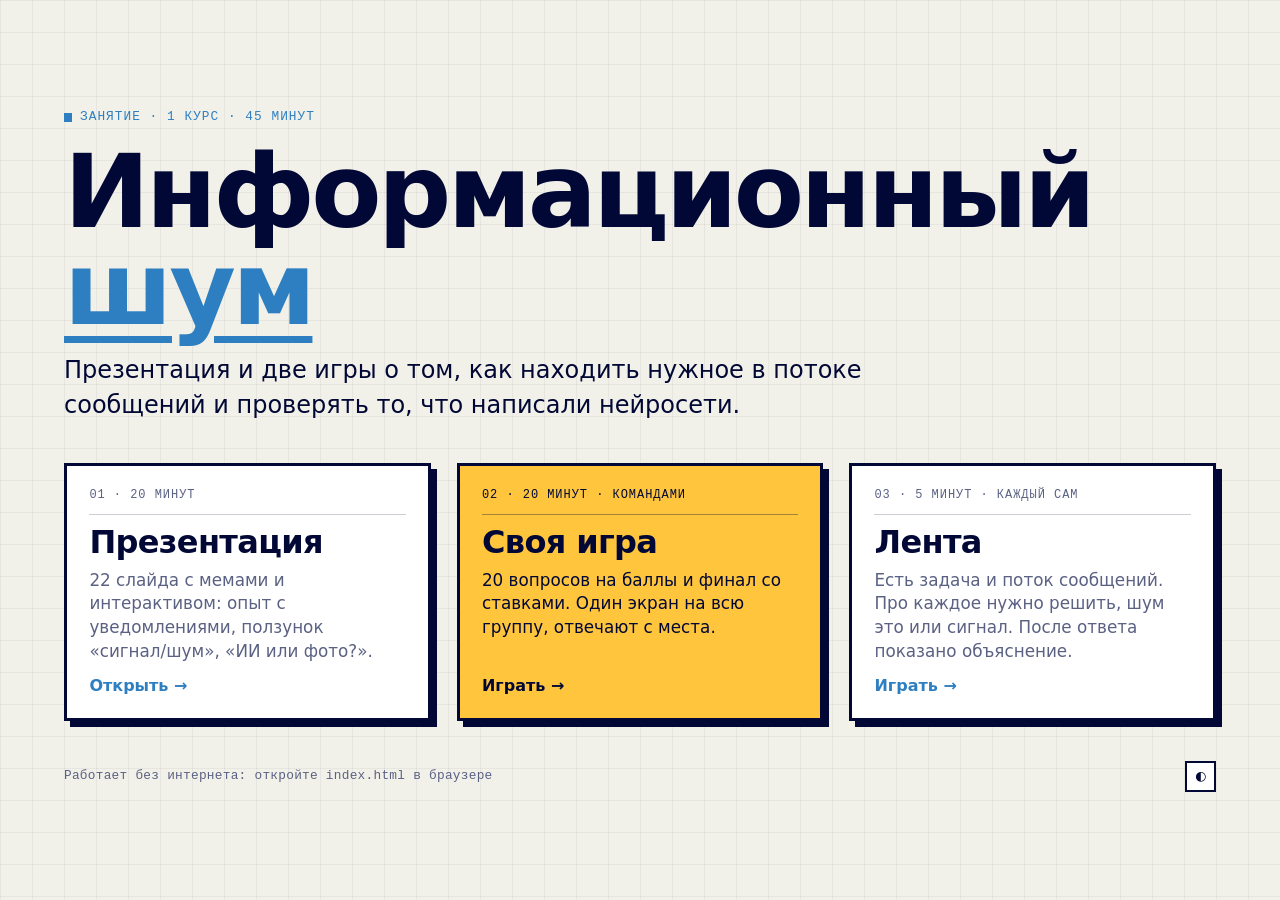
<file: index.html>
<!doctype html>
<html lang="ru">
<head>
  <meta charset="utf-8">
  <meta name="viewport" content="width=device-width, initial-scale=1">
  <title>Информационный шум</title>
  <link rel="stylesheet" href="assets/css/base.css">
  <link rel="stylesheet" href="assets/css/home.css">
  <script src="assets/js/theme.js"></script>
</head>
<body>
<main class="home">
  <header class="home__head">
    <p class="eyebrow mono">занятие · 1 курс · 45 минут</p>
    <h1>Информа&shy;ционный <span class="u">шум</span></h1>
    <p class="lead">Презентация и две игры о том, как находить нужное в потоке сообщений и проверять то, что написали нейросети.</p>
  </header>

  <div class="tiles">
    <a class="tile" href="slides.html">
      <span class="tile__num mono">01 · 20 минут</span>
      <h2>Презентация</h2>
      <p>22 слайда с мемами и интерактивом: опыт с уведомлениями, ползунок «сигнал/шум», «ИИ или фото?».</p>
      <span class="tile__go">Открыть →</span>
    </a>
    <a class="tile tile--primary" href="quiz.html">
      <span class="tile__num mono">02 · 20 минут · командами</span>
      <h2>Своя игра</h2>
      <p>20 вопросов на баллы и финал со ставками. Один экран на всю группу, отвечают с места.</p>
      <span class="tile__go">Играть →</span>
    </a>
    <a class="tile" href="feed.html">
      <span class="tile__num mono">03 · 5 минут · каждый сам</span>
      <h2>Лента</h2>
      <p>Есть задача и поток сообщений. Про каждое нужно решить, шум это или сигнал. После ответа показано объяснение.</p>
      <span class="tile__go">Играть →</span>
    </a>
  </div>

  <footer class="home__foot">
    <span class="mono muted">Работает без интернета: откройте index.html в браузере</span>
    <button class="icon-btn" data-theme-toggle title="Светлая или тёмная тема" aria-label="Сменить тему">◐</button>
  </footer>
</main>
</body>
</html>
</file>
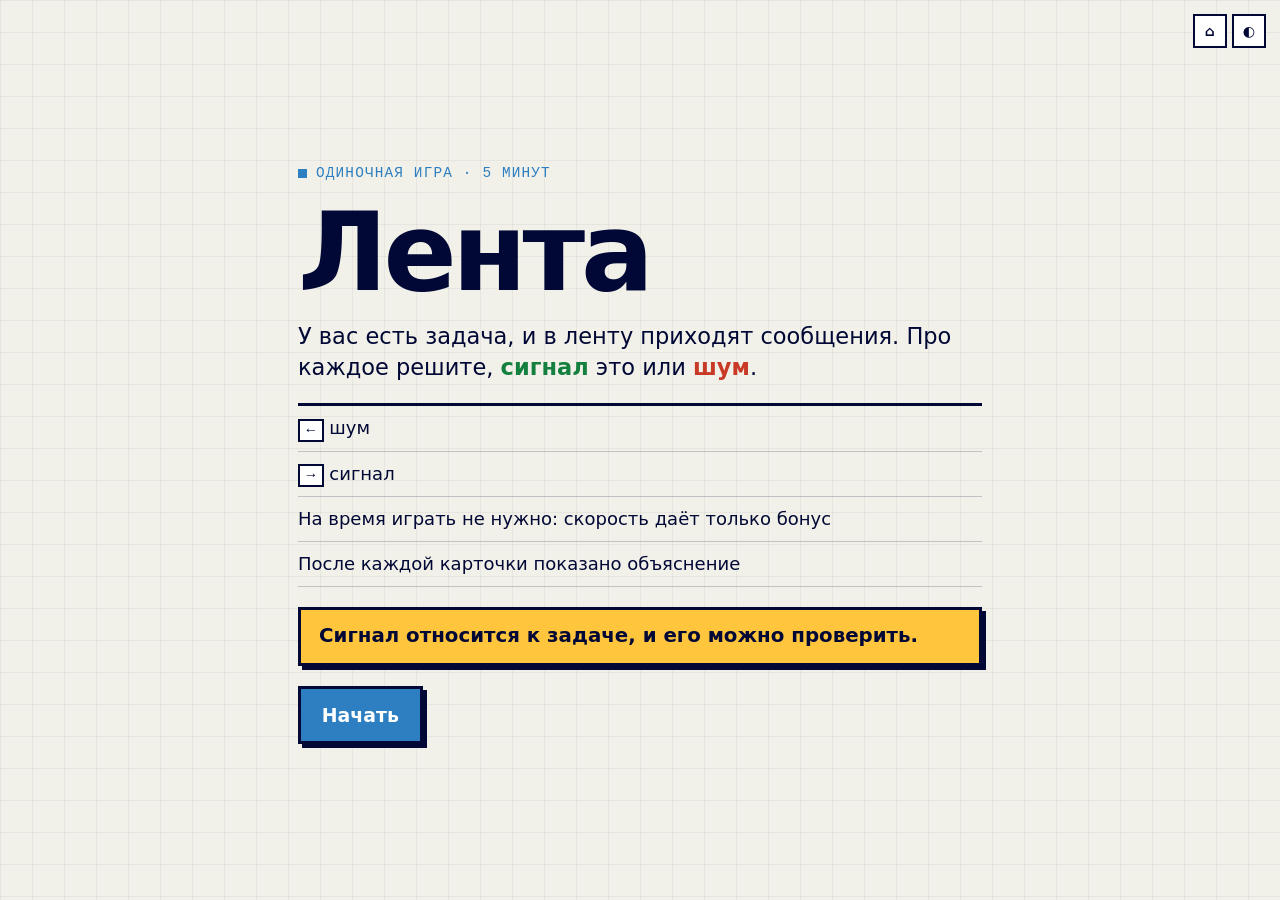
<file: feed.html>
<!doctype html>
<html lang="ru">
<head>
  <meta charset="utf-8">
  <meta name="viewport" content="width=device-width, initial-scale=1">
  <title>Лента — игра про информационный шум</title>
  <link rel="stylesheet" href="assets/css/base.css">
  <link rel="stylesheet" href="assets/css/feed.css">
  <script src="assets/js/theme.js"></script>
</head>
<body>
<div class="top">
  <a class="icon-btn" href="index.html" title="На главную" aria-label="На главную">⌂</a>
  <button class="icon-btn" data-theme-toggle title="Светлая или тёмная тема" aria-label="Сменить тему">◐</button>
</div>

<main class="stage">

  <!-- Старт -->
  <section class="view" id="start">
    <p class="eyebrow mono">одиночная игра · 5 минут</p>
    <h1>Лента</h1>
    <p class="lead">У вас есть задача, и в ленту приходят сообщения. Про каждое решите, <b class="signal">сигнал</b> это или <b class="noise">шум</b>.</p>
    <ul class="how">
      <li><kbd>←</kbd> шум</li>
      <li><kbd>→</kbd> сигнал</li>
      <li>На время играть не нужно: скорость даёт только бонус</li>
      <li>После каждой карточки показано объяснение</li>
    </ul>
    <p class="rule">Сигнал относится к задаче, <b>и</b> его можно проверить.</p>
    <button class="btn btn--primary" id="startBtn">Начать</button>
    <p class="mono muted" id="bestLine"></p>
  </section>

  <!-- Задача уровня -->
  <section class="view" id="intro" hidden>
    <p class="eyebrow mono" id="introLevel"></p>
    <p class="mono muted">ваша задача</p>
    <h2 id="introGoal"></h2>
    <p class="muted" id="introHint"></p>
    <button class="btn btn--primary" id="goBtn">Поехали <kbd>Enter</kbd></button>
  </section>

  <!-- Игра -->
  <section class="view play" id="play" hidden>
    <header class="hud">
      <span class="hud__item"><b id="score">0</b><i>очки</i></span>
      <span class="hud__item"><b id="streak">×1,0</b><i>серия</i></span>
      <span class="hud__item"><b id="progress">1/27</b><i>карточка</i></span>
    </header>
    <p class="goal"><span class="mono">задача</span><span id="goal"></span></p>
    <div class="timebar" id="timebar"><i id="timeFill"></i></div>

    <div class="deck-area">
      <article class="card" id="card">
        <header class="card__head">
          <span class="card__ava" id="cardAva"></span>
          <span class="card__who"><b id="cardFrom"></b><span id="cardMeta"></span></span>
          <span class="tag" id="cardKind"></span>
        </header>
        <div class="card__thumb" id="cardThumb" hidden></div>
        <p class="card__text" id="cardText"></p>
        <div class="verdict" id="verdict" hidden>
          <p class="verdict__mark" id="verdictMark"></p>
          <p class="verdict__type"><span class="tag" id="verdictType"></span></p>
          <p class="verdict__why" id="verdictWhy"></p>
          <button class="btn" id="nextBtn">Дальше <kbd>Enter</kbd></button>
        </div>
      </article>
    </div>

    <div class="choice" id="choice">
      <button class="btn btn--noise" id="noiseBtn"><kbd>←</kbd> Шум</button>
      <button class="btn btn--signal" id="signalBtn">Сигнал <kbd>→</kbd></button>
    </div>
  </section>

  <!-- Итог -->
  <section class="view" id="end" hidden>
    <p class="eyebrow mono">результат</p>
    <p class="final-score" id="finalScore">0</p>
    <h2 id="rank"></h2>
    <ul class="stats">
      <li><b id="statRight"></b><span>верных решений</span></li>
      <li><b id="statAcc"></b><span>точность</span></li>
      <li><b id="statStreak"></b><span>лучшая серия</span></li>
    </ul>
    <div class="review" id="review" hidden>
      <p class="mono muted">разбор ошибок</p>
      <ul id="reviewList"></ul>
    </div>
    <div class="review">
      <p class="mono muted">правила из игры</p>
      <ul>
        <li class="is-rule">Вопрос по теме и репост новых сведений не дают.</li>
        <li class="is-rule">Если сообщение торопит («срочно», «пока не удалили»), сначала проверьте его.</li>
        <li class="is-rule">Цифре нужна ссылка на источник, в том числе когда её назвала нейросеть.</li>
        <li class="is-rule">Пересказ от нейросети годится, если к нему приложена ссылка на оригинал.</li>
      </ul>
    </div>
    <p class="muted">Назовите счёт преподавателю, сравним результаты группы.</p>
    <div class="row">
      <button class="btn btn--primary" id="againBtn">Ещё раз</button>
      <a class="btn" href="index.html">На главную</a>
    </div>
  </section>

</main>

<script src="assets/js/feed-data.js"></script>
<script src="assets/js/feed.js"></script>
</body>
</html>
</file>
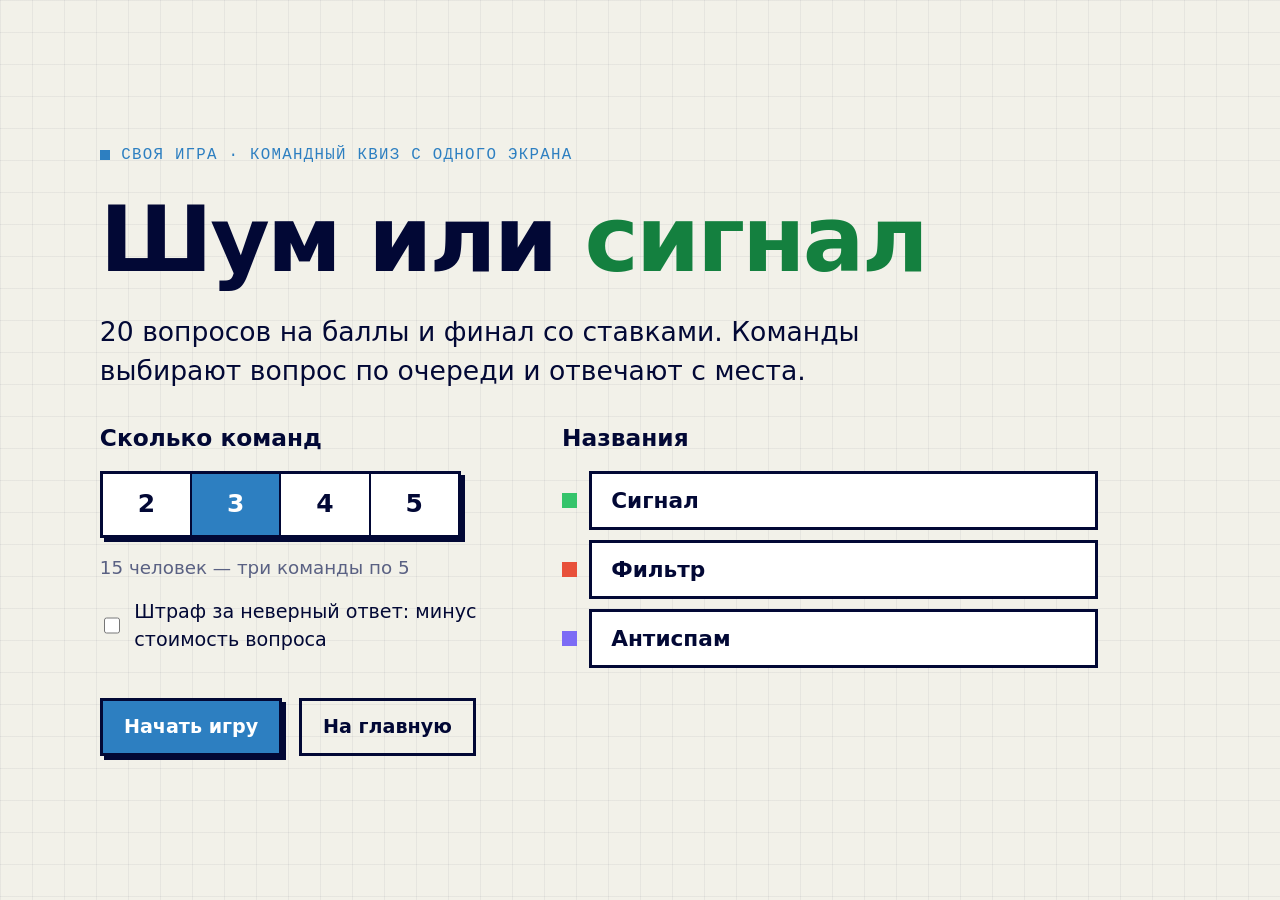
<file: quiz.html>
<!doctype html>
<html lang="ru">
<head>
  <meta charset="utf-8">
  <meta name="viewport" content="width=device-width, initial-scale=1">
  <title>Своя игра — информационный шум</title>
  <link rel="stylesheet" href="assets/css/base.css">
  <link rel="stylesheet" href="assets/css/quiz.css">
  <script src="assets/js/theme.js"></script>
</head>
<body>

<!-- Настройка команд -->
<section class="screen setup" id="setup">
  <p class="eyebrow mono">своя игра · командный квиз с одного экрана</p>
  <h1>Шум или <span class="signal">сигнал</span></h1>
  <p class="setup__lead">20 вопросов на баллы и финал со ставками. Команды выбирают вопрос по очереди и отвечают с места.</p>

  <div class="setup__grid">
    <div class="setup__block">
      <h2>Сколько команд</h2>
      <div class="seg" id="teamCount" role="group" aria-label="Количество команд">
        <button type="button" data-n="2">2</button>
        <button type="button" data-n="3">3</button>
        <button type="button" data-n="4">4</button>
        <button type="button" data-n="5">5</button>
      </div>
      <p class="muted setup__hint" id="teamHint"></p>
      <label class="check"><input type="checkbox" id="penalty"> Штраф за неверный ответ: минус стоимость вопроса</label>
    </div>
    <div class="setup__block">
      <h2>Названия</h2>
      <div class="names" id="names"></div>
    </div>
  </div>

  <div class="row">
    <button class="btn btn--primary" id="startBtn">Начать игру</button>
    <button class="btn" id="resumeBtn" hidden>Продолжить прошлую</button>
    <a class="btn btn--ghost" href="index.html">На главную</a>
  </div>
</section>

<!-- Табло -->
<section class="screen board-screen" id="boardScreen" hidden>
  <header class="scores" id="scores"></header>
  <div class="board" id="board"></div>
  <footer class="board-foot">
    <span class="mono muted" id="turnLine"></span>
    <span class="board-foot__btns">
      <button class="btn" id="finalBtn">Финал со ставками</button>
      <button class="btn btn--ghost" id="resultsBtn">Итоги</button>
      <button class="btn btn--ghost" id="newBtn">Новая игра</button>
      <button class="icon-btn" data-theme-toggle title="Светлая или тёмная тема" aria-label="Сменить тему">◐</button>
      <button class="icon-btn" id="fs" title="На весь экран" aria-label="На весь экран">⛶</button>
      <a class="icon-btn" href="index.html" title="На главную" aria-label="На главную">⌂</a>
    </span>
  </footer>
</section>

<!-- Вопрос -->
<section class="overlay" id="qOverlay" hidden>
  <header class="q-head">
    <span class="tag" id="qCat"></span>
    <span class="q-value mono" id="qValue"></span>
    <span class="timer" id="timer"><i id="timerBar"></i><b class="mono" id="timerNum">30</b></span>
    <button class="icon-btn" id="qClose" title="Закрыть без ответа (Esc)" aria-label="Закрыть">✕</button>
  </header>
  <div class="q-body" id="qBody">
    <figure class="q-img" id="qImgWrap" hidden><img id="qImg" alt=""></figure>
    <div class="q-text">
      <p class="q-question" id="qText"></p>
      <ol class="q-options" id="qOptions" hidden></ol>
      <div class="q-answer" id="qAnswer" hidden>
        <p class="q-answer__main" id="qAnswerMain"></p>
        <p class="q-answer__note" id="qAnswerNote"></p>
      </div>
    </div>
  </div>
  <footer class="q-foot">
    <button class="btn btn--primary" id="revealBtn">Показать ответ <kbd>пробел</kbd></button>
    <div class="award" id="award" hidden>
      <span class="mono muted">кто ответил верно?</span>
      <div class="award__teams" id="awardTeams"></div>
      <button class="btn btn--ghost" id="nobodyBtn">Никто</button>
    </div>
  </footer>
</section>

<!-- Финал -->
<section class="overlay" id="finalOverlay" hidden>
  <header class="q-head">
    <span class="tag">финал</span>
    <span class="q-value mono" id="finalTheme"></span>
    <span class="timer" id="fTimer" hidden><i id="fTimerBar"></i><b class="mono" id="fTimerNum">45</b></span>
    <button class="icon-btn" id="fClose" title="Закрыть (Esc)" aria-label="Закрыть">✕</button>
  </header>
  <div class="final-body">
    <p class="final-step mono" id="finalStep"></p>
    <p class="q-question" id="finalText"></p>
    <div class="q-answer" id="finalAnswer" hidden>
      <p class="q-answer__main" id="finalAnswerMain"></p>
      <p class="q-answer__note" id="finalAnswerNote"></p>
    </div>
    <div class="bets" id="bets"></div>
  </div>
  <footer class="q-foot">
    <button class="btn btn--primary" id="finalNext"></button>
  </footer>
</section>

<!-- Итоги -->
<section class="overlay results" id="results" hidden>
  <canvas class="confetti" id="confetti" aria-hidden="true"></canvas>
  <p class="eyebrow mono">итоги</p>
  <h1 id="winnerLine"></h1>
  <ol class="podium" id="podium"></ol>
  <div class="row">
    <button class="btn" id="backBtn">Вернуться к табло</button>
    <button class="btn btn--primary" id="againBtn">Новая игра</button>
    <a class="btn btn--ghost" href="feed.html">Одиночная игра «Лента»</a>
  </div>
</section>

<script src="assets/js/quiz-data.js"></script>
<script src="assets/js/quiz.js"></script>
</body>
</html>
</file>
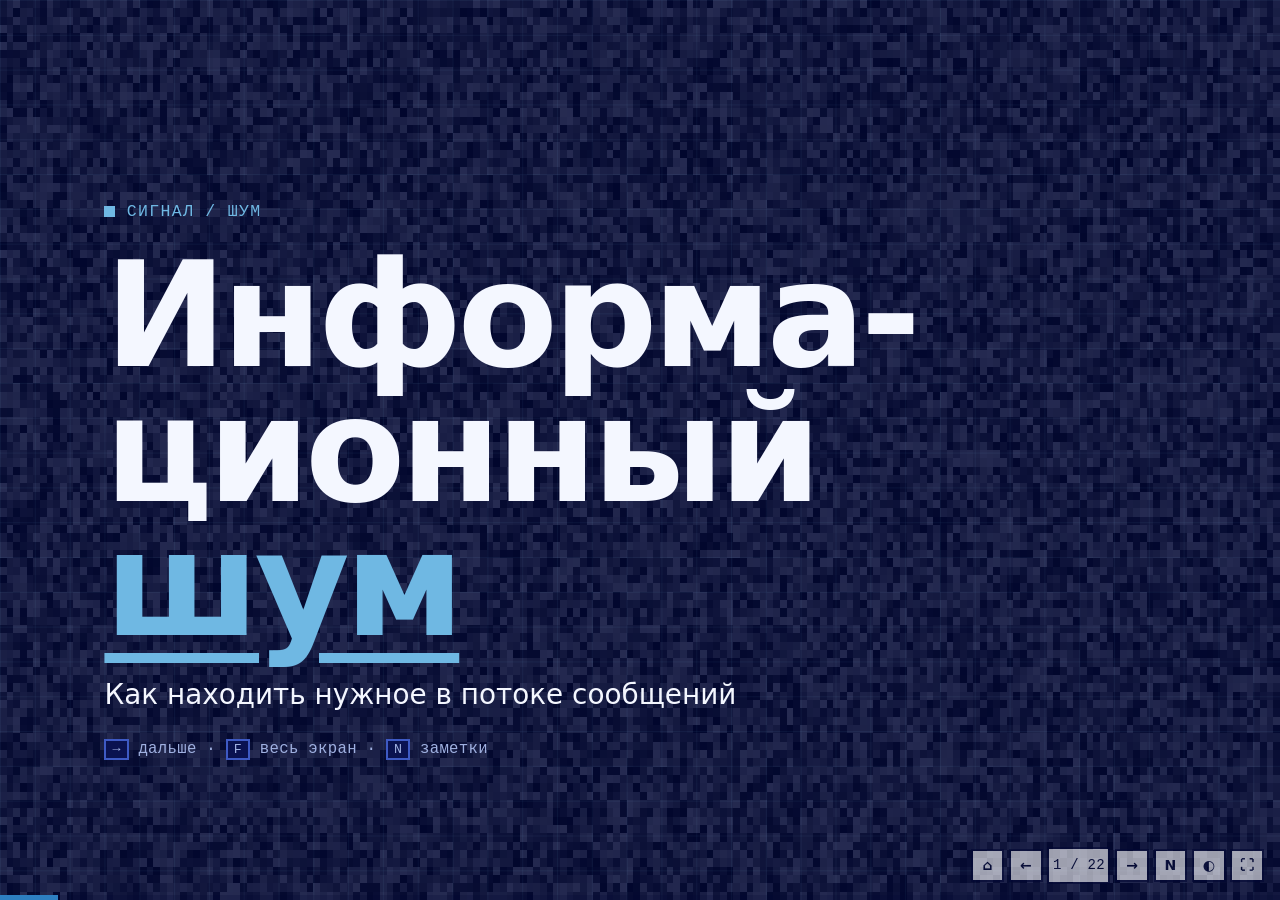
<file: slides.html>
<!doctype html>
<html lang="ru">
<head>
  <meta charset="utf-8">
  <meta name="viewport" content="width=device-width, initial-scale=1">
  <title>Информационный шум — презентация</title>
  <link rel="stylesheet" href="assets/css/base.css">
  <link rel="stylesheet" href="assets/css/slides.css">
  <script src="assets/js/theme.js"></script>
</head>
<body>
<main class="deck" id="deck">

  <!-- 1. Титул -->
  <section class="slide slide--inverse s-title">
    <canvas class="static" id="static" aria-hidden="true"></canvas>
    <div class="s-title__body">
      <p class="eyebrow mono">сигнал / шум</p>
      <h1>Информа&shy;ционный <span class="u">шум</span></h1>
      <p class="lead">Как находить нужное в потоке сообщений</p>
      <p class="hint mono"><kbd>→</kbd> дальше · <kbd>F</kbd> весь экран · <kbd>N</kbd> заметки</p>
    </div>
    <aside class="notes">Занятие на 45 минут: 20 минут слайды, 20 минут игра, 5 минут итог. На слайдах с кнопками сначала спросите группу, потом нажимайте.</aside>
  </section>

  <!-- 2. Опыт -->
  <section class="slide slide--inverse s-center">
    <p class="eyebrow mono">опыт на 10 секунд</p>
    <h2>Посчитайте в уме: <span class="signal">17 × 6</span></h2>
    <div class="row">
      <button class="btn btn--noise" id="toastStart">Включить уведомления</button>
      <span class="mono muted" id="toastTimer"></span>
    </div>
    <p class="after" id="toastAfter" hidden>Ответ: <b class="signal">102</b>. Срочных уведомлений среди них не было, но считать они мешали.</p>
    <div class="toast-layer" id="toastLayer" aria-hidden="true"></div>
    <aside class="notes">Попросите считать молча и нажмите кнопку: десять секунд по экрану идут уведомления. Потом спросите, кто успел посчитать. Отсюда переходим к теме: нужная задача на экране была одна, а отвлекало всё остальное.</aside>
  </section>

  <!-- 3. Экранное время -->
  <section class="slide s-split s-split--wide">
    <div>
      <p class="big-num">6+</p>
      <h2>часов в день подросток проводит за экраном</h2>
      <p class="ask">Откройте в телефоне «Экранное время». Сколько у вас?</p>
      <p class="credit">Mediascope, июнь 2026 · Россия, 12–17 лет</p>
    </div>
    <figure class="meme meme--h">
      <img src="assets/img/floppa.jpg" alt="Каракал Шлёпа с открытой пастью">
      <figcaption class="meme__top">Экранное время за неделю</figcaption>
      <figcaption class="meme__bottom">Я:</figcaption>
    </figure>
    <aside class="notes">Данные Mediascope представили на ПМЭФ в июне 2026 года: подростки 12–17 лет проводят за смартфоном и компьютером больше шести часов в день, это 80% всего их медиапотребления. Дайте минуту, чтобы каждый посмотрел свою цифру в настройках телефона, и сравните вслух несколько ответов.</aside>
  </section>

  <!-- 4. Шеннон -->
  <section class="slide s-split s-split--wide">
    <div>
      <p class="eyebrow mono">клод шеннон, 1948</p>
      <h2><span class="signal">Сигнал</span> — что хотели передать.<br><span class="noise">Шум</span> — что примешалось по дороге.</h2>
      <p class="ask">Подвигайте ползунок</p>
    </div>
    <div class="snr">
      <div class="snr__box" id="snrBox">
        <p class="snr__signal">Завтра зачёт по&nbsp;математике, ауд.&nbsp;204</p>
      </div>
      <label class="snr__ctl">
        <span class="mono">шум</span>
        <input type="range" id="snrRange" min="0" max="36" value="0" aria-label="Уровень шума">
        <span class="mono" id="snrVal">0</span>
      </label>
    </div>
    <aside class="notes">Слово «шум» пришло из теории связи: Клод Шеннон ввёл его в статье «Математическая теория связи» в 1948 году. На ползунке видно, как это работает: сообщение про зачёт остаётся на месте, но с каждым новым посторонним сообщением прочитать его труднее.</aside>
  </section>

  <!-- 5. Определение -->
  <section class="slide">
    <p class="eyebrow mono">определение</p>
    <h2 class="def">Информационный шум — сообщения, которые занимают внимание и не помогают в&nbsp;том, чем вы сейчас заняты.</h2>
    <table class="cmp">
      <thead><tr><th></th><th class="cmp__signal">Сигнал</th><th class="cmp__noise">Шум</th></tr></thead>
      <tbody>
        <tr><th>Задача</th><td>относится к ней</td><td>не относится</td></tr>
        <tr><th>Источник</th><td>известен</td><td>неизвестен</td></tr>
        <tr><th>Проверка</th><td>можно проверить</td><td>проверить нельзя, давит на эмоции</td></tr>
      </tbody>
    </table>
    <p class="note"><b>Пример.</b> Мем с котом на перерыве — сигнал: вы хотели отдохнуть. Тот же мем за час до зачёта — шум.</p>
    <aside class="notes">Главное на этом слайде: шумом сообщение делает ваша задача. Полезная и правдивая новость тоже окажется шумом, если пришла, когда вы заняты другим. Попросите группу привести пример сообщения, которое одному нужно, а другому мешает.</aside>
  </section>

  <!-- 6. Виды -->
  <section class="slide slide--inverse">
    <p class="eyebrow mono">восемь видов шума</p>
    <h2>Что из этого вы видели сегодня до первой пары?</h2>
    <ol class="kinds">
      <li><b>Кликбейт</b><span>«Вы не поверите…»</span></li>
      <li><b>Спам и реклама</b><span>«Только сегодня −90%»</span></li>
      <li><b>Слухи и фейки</b><span>«Знакомый сказал, что…»</span></li>
      <li><b>Дубли</b><span>Одна новость в 12 каналах</span></li>
      <li><b>Бесконечная лента</b><span>«Ещё одно видео — и спать»</span></li>
      <li class="is-ai"><b>Нейрослоп</b><span>ИИ-контент ради просмотров</span></li>
      <li class="is-ai"><b>Боты</b><span>Комментарии без людей</span></li>
      <li><b>Уведомления</b><span>«Вас давно не было!»</span></li>
    </ol>
    <aside class="notes">Быстрый опрос: называйте вид шума, студенты поднимают руки. Фиолетовым отмечены два вида, которых стало намного больше с появлением нейросетей. О них вторая половина занятия.</aside>
  </section>

  <!-- 7. Экономика внимания -->
  <section class="slide s-split">
    <div>
      <p class="eyebrow mono">почему шума так много</p>
      <h2>Сервисы зарабатывают на нашем внимании</h2>
      <blockquote class="quote">«Богатство информации порождает бедность внимания».<cite>Герберт Саймон, 1971</cite></blockquote>
    </div>
    <figure class="labeled">
      <img src="assets/img/chaplin.jpg" alt="Кадр из фильма Чарли Чаплина: герой оглядывается на прохожую">
      <span class="label" style="left:2%;top:42%">подготовка к зачёту</span>
      <span class="label label--signal" style="left:41%;top:9%">я</span>
      <span class="label label--noise" style="left:52%;top:78%">ещё одно видео</span>
      <figcaption class="credit">Чарли Чаплин, «День получки», 1922</figcaption>
    </figure>
    <aside class="notes">Бесплатный сервис получает деньги от рекламы, поэтому ему выгодно, чтобы мы листали дольше. Отсюда лента без конца: бесконечную прокрутку придумал дизайнер Аза Раскин в 2006 году и позже говорил, что жалеет об этом. Кадру из фильма Чаплина сто лет. Отвлекались и тогда, но отвлекающее ещё никто не подбирал под конкретного человека.</aside>
  </section>

  <!-- 8. Три числа -->
  <section class="slide slide--inverse">
    <p class="eyebrow mono">сначала угадайте, потом откройте</p>
    <h2>Угадайте три числа</h2>
    <div class="flips">
      <button class="flip" type="button">
        <span class="flip__q">Какая доля российских подростков каждый месяц пользуется нейросетями?</span>
        <span class="flip__a"><b>77%</b>Mediascope, 2026. Каждый день — 30%</span>
      </button>
      <button class="flip" type="button">
        <span class="flip__q">Сколько секунд мы смотрим на один экран, прежде чем переключиться?</span>
        <span class="flip__a"><b>47</b>Глория Марк, 2023. В 2004-м было 150</span>
      </button>
      <button class="flip" type="button">
        <span class="flip__q">Сколько уведомлений в день приходит на телефон подростка?</span>
        <span class="flip__a"><b>237</b>Common Sense Media, 2023</span>
      </button>
    </div>
    <aside class="notes">Группа называет варианты вслух, потом открываем карточку. 77% — данные Mediascope о подростках 12–17 лет, июнь 2026 года. 47 секунд — из книги Глории Марк «Attention Span»; по её же данным, после отвлечения на возврат к задаче уходит около 23 минут. 237 уведомлений — медиана в исследовании Common Sense Media: у половины участников их было больше, и около четверти приходило во время занятий.</aside>
  </section>

  <!-- 9. Brain rot -->
  <section class="slide s-split s-split--media-right">
    <div>
      <p class="eyebrow mono">слово 2024 года · Оксфорд</p>
      <h2>Brain rot</h2>
      <p class="lead">Буквально «гниение мозга». Так называют состояние после нескольких часов простого однообразного контента.</p>
      <p class="ask">Вопрос группе: что из такой ленты вы помните на следующий день?</p>
    </div>
    <div class="duo">
      <figure class="plain-fig"><img src="assets/img/tralalero.jpg" alt="Сгенерированная акула в кроссовках на пляже"><figcaption class="credit">Tralalero Tralala</figcaption></figure>
      <figure class="plain-fig"><img src="assets/img/ballerina.jpg" alt="Сгенерированная балерина с чашкой капучино вместо головы"><figcaption class="credit">Ballerina Cappuccina</figcaption></figure>
    </div>
    <aside class="notes">Выражение старше интернета: его использовал Генри Торо в 1854 году. В 2025-м брейнротом стали называть и сам контент. «Итальянский брейнрот» — персонажи, которых от начала до конца рисует и озвучивает нейросеть. Спросите, каких ещё персонажей знает группа.</aside>
  </section>

  <!-- 10. Rage bait -->
  <section class="slide s-split">
    <figure class="plain-fig plain-fig--paper">
      <img src="assets/img/xkcd386.png" alt="Комикс xkcd: человек сидит за компьютером ночью">
    </figure>
    <div>
      <p class="eyebrow mono">слово 2025 года · Оксфорд</p>
      <h2>Rage bait</h2>
      <p class="lead">Контент, который специально сделан так, чтобы разозлить. Злой комментарий лента тоже считает за интерес.</p>
      <p class="dialog">— Ты идёшь спать?<br>— Не могу. <b class="noise">В интернете кто-то неправ.</b></p>
      <p class="credit">xkcd.com/386 · Рэндел Манро · CC BY-NC 2.5</p>
    </div>
    <aside class="notes">Оксфордский словарь назвал rage bait словом 2025 года: за год это выражение стали употреблять втрое чаще. Устроено это так: возмущённый человек комментирует и пересылает, а лента показывает пост ещё большему числу людей. Комикс xkcd про такой спор нарисован в 2008 году. Получается, шум мы производим и сами, когда ввязываемся в подобный спор или пересылаем без проверки.</aside>
  </section>

  <!-- 11. Slop -->
  <section class="slide slide--inverse s-split s-split--narrow-left">
    <div class="duo">
      <figure class="plain-fig"><img src="assets/img/twoheadcat.jpg" alt="Сгенерированный рисунок двухголового кота"><figcaption class="credit">ChatGPT</figcaption></figure>
      <figure class="plain-fig"><img src="assets/img/lemur.jpg" alt="Сгенерированный лемур за компьютером"><figcaption class="credit">Bing Image Creator</figcaption></figure>
    </div>
    <div>
      <p class="eyebrow mono ai">слово 2025 года · Merriam-Webster</p>
      <h2>Slop — нейрослоп</h2>
      <p class="lead">Контент низкого качества, который массово делают с помощью ИИ.</p>
      <ol class="rules rules--sm">
        <li>Делается за секунды, поэтому его очень много</li>
        <li>Выкладывается ради просмотров</li>
        <li>Автора, который отвечает за сказанное, нет</li>
      </ol>
      <p class="note"><b>Цифра.</b> Больше 20% роликов, которые YouTube предлагает новому пользователю, — нейрослоп (Kapwing, 2025).</p>
    </div>
    <aside class="notes">Определение Merriam-Webster: «цифровой контент низкого качества, который обычно производится в больших количествах с помощью искусственного интеллекта». Цифра про YouTube — из отчёта сервиса Kapwing за 2025 год: авторы завели новый аккаунт и посчитали, сколько предложенных роликов сделано нейросетью. Узнать нейрослоп можно по трём признакам. Он делается за секунды, поэтому его очень много. Его выкладывают ради просмотров и реакций. И за сказанное в нём никто не отвечает, потому что автора нет.</aside>
  </section>

  <!-- 12. Подделка -->
  <section class="slide">
    <p class="eyebrow mono ai">что изменил ИИ</p>
    <h2>Правдоподобную подделку теперь делают одним запросом</h2>
    <div class="trio">
      <figure class="plain-fig"><img src="assets/img/pope.jpg" alt="Сгенерированное изображение папы римского в белом пуховике"><figcaption><b>2023.</b> Папа римский «в пуховике». Картинку приняли за фотографию миллионы людей.</figcaption></figure>
      <figure class="plain-fig"><img src="assets/img/hollywood.jpg" alt="Сгенерированное изображение горящей надписи Hollywood"><figcaption><b>2025.</b> «Горящая» надпись Hollywood. Настоящая надпись не пострадала.</figcaption></figure>
    </div>
    <aside class="notes">Раньше на правдоподобную подделку уходили часы в фоторедакторе, теперь хватает запроса и нескольких секунд. Папу римского сгенерировали в Midjourney в марте 2023 года. В мае того же года снимок «взрыва у Пентагона» на несколько минут обвалил биржевые индексы США. Картинка с надписью Hollywood разошлась в январе 2025 года, во время пожаров в Лос-Анджелесе. С 2025 года так же по одному запросу делают и видео со звуком, например в Veo 3 и Sora 2.</aside>
  </section>

  <!-- 13. ИИ или фото -->
  <section class="slide slide--inverse">
    <p class="eyebrow mono ai">голосуем руками</p>
    <h2>ИИ или фото?</h2>
    <div class="guess-row">
      <figure class="guess" data-answer="photo">
        <img src="assets/img/shoebill.jpg" alt="Крупная серая птица с огромным клювом">
        <div class="guess__ctl"><button class="btn" data-pick="ai">ИИ</button><button class="btn" data-pick="photo">Фото</button></div>
        <figcaption class="guess__res" hidden><b>Фото.</b> Китоглав, птица из Африки.</figcaption>
      </figure>
      <figure class="guess" data-answer="ai">
        <img src="assets/img/aiwoman.jpg" alt="Девушка с сумкой в проходе большого магазина">
        <div class="guess__ctl"><button class="btn" data-pick="ai">ИИ</button><button class="btn" data-pick="photo">Фото</button></div>
        <figcaption class="guess__res" hidden><b>ИИ.</b> Stable Diffusion. Прочитайте надписи на полках.</figcaption>
      </figure>
      <figure class="guess" data-answer="photo">
        <img src="assets/img/socotra.jpg" alt="Дерево с кроной в форме зонта">
        <div class="guess__ctl"><button class="btn" data-pick="ai">ИИ</button><button class="btn" data-pick="photo">Фото</button></div>
        <figcaption class="guess__res" hidden><b>Фото.</b> Драконово дерево на острове Сокотра.</figcaption>
      </figure>
    </div>
    <p class="note"><b>Вывод.</b> Необычная картинка может оказаться настоящей, а самая обычная — сгенерированной.</p>
    <aside class="notes">Сначала группа голосует руками, потом нажимаем её ответ. Нейросеть чаще всего ошибается в надписях, руках, зубах и лицах на заднем плане. Но модели улучшаются, и на детали полагаться всё труднее. Поэтому сначала выясняем, кто выложил картинку первым и есть ли она у других источников.</aside>
  </section>

  <!-- 14. Галлюцинации -->
  <section class="slide s-split s-split--wide">
    <div>
      <p class="eyebrow mono ai">ошибки нейросетей</p>
      <h2>В 2024 году ИИ-поиск посоветовал добавить в пиццу <span class="ai">клей</span></h2>
      <p class="lead">Якобы так не сползёт сыр. Совет модель взяла из шутки на форуме.</p>
      <p class="note"><b>Термин.</b> Ответ, который звучит уверенно, но расходится с фактами, называют галлюцинацией.</p>
    </div>
    <div class="loop" aria-label="Схема: шум в интернете попадает в обучение ИИ и возвращается в интернет">
      <div class="loop__node">Шум в&nbsp;интернете</div>
      <div class="loop__arrow">↓ на нём учится</div>
      <div class="loop__node loop__node--ai">Нейросеть</div>
      <div class="loop__arrow">↓ пишет новые тексты</div>
      <div class="loop__node">Ещё больше шума</div>
      <div class="loop__back mono">↺ затем всё повторяется</div>
    </div>
    <aside class="notes">Языковая модель со справочником не сверяется. Она продолжает текст так, как это выглядит наиболее правдоподобно, и иногда продолжение расходится с фактами. Пример посвежее: в октябре 2025 года компания Deloitte вернула правительству Австралии часть денег за отчёт, в котором нашлись ссылки на несуществующие исследования и выдуманная цитата из решения суда. Отчёт частично писали с помощью нейросети. Схема справа показывает, почему ошибок становится больше: модели учатся на текстах из интернета, а туда попадают и их собственные тексты.</aside>
  </section>

  <!-- 15. Боты -->
  <section class="slide slide--inverse s-center">
    <p class="eyebrow mono ai">боты</p>
    <p class="big-num big-num--ai">53%</p>
    <h2>интернет-трафика создают боты</h2>
    <p class="credit">Imperva Bad Bot Report, 2026</p>
    <aside class="notes">По отчёту 2026 года на ботов приходится больше 53% трафика. Годом раньше был 51%: тогда автоматический трафик обогнал человеческий впервые за десять лет. Боты бывают полезные, например поисковые роботы, которые обходят сайты. Другие накручивают просмотры и пишут комментарии. Есть «теория мёртвого интернета», по которой живых людей в сети почти не осталось. Это преувеличение, но встретить бота в комментариях сейчас легко.</aside>
  </section>

  <!-- 16. Стресс -->
  <section class="slide s-split s-split--wide">
    <div>
      <p class="eyebrow mono">стресс</p>
      <p class="big-num big-num--md noise">37%</p>
      <h2>россиян регулярно испытывают стресс</h2>
      <p class="lead">В 2022 году было 26%. Молодые говорят о стрессе в четыре раза чаще старших.</p>
      <p class="note"><b>Причины.</b> Их много. Постоянный поток сообщений и плохих новостей — одна из них.</p>
      <p class="credit">ВЦИОМ, опрос в октябре 2025 года</p>
    </div>
    <figure class="meme meme--sq">
      <img src="assets/img/thisisfine.jpg" alt="Собака в шляпе сидит за столом в горящей комнате">
      <figcaption class="meme__top">23 вкладки, 5 чатов, завтра зачёт</figcaption>
      <figcaption class="meme__bottom">Всё нормально</figcaption>
    </figure>
    <aside class="notes">Опрос ВЦИОМ, октябрь 2025 года: 37% испытывают стресс несколько раз в месяц и чаще. Сами люди чаще всего называют причинами стресса семейные проблемы, отношения и деньги. Информационный шум добавляется к ним двумя путями. Первый — думскроллинг (от doom, «гибель», и scrolling, «прокрутка»): человек листает плохие новости и не может остановиться. Второй — rage bait, который держит в раздражении. По данным ВОЗ, у 11% подростков в Европе и Центральной Азии соцсети уже мешают сну и учёбе, а в 2018 году таких было 7%. Спросите группу, кто замечал, что после ленты настроение хуже, чем до неё.</aside>
  </section>

  <!-- 17. Внимание -->
  <section class="slide">
    <p class="eyebrow mono">внимание · Каролинский институт, 2025</p>
    <h2>Чем больше времени в соцсетях, тем труднее сосредоточиться</h2>
    <p class="lead">8324 ребёнка наблюдали четыре года. У тех, кто много сидел в соцсетях, нарастали симптомы невнимательности, как при СДВГ.</p>
    <table class="cmp cmp--rows">
      <tbody>
        <tr><th>Соцсети</th><td>симптомы невнимательности нарастали</td><td><span class="mark mark--noise">связь есть</span></td></tr>
        <tr><th>Видеоигры</th><td>изменений не увидели</td><td><span class="mark">связи нет</span></td></tr>
        <tr><th>Телевизор</th><td>изменений не увидели</td><td><span class="mark">связи нет</span></td></tr>
      </tbody>
    </table>
    <p class="note"><b>Оговорка.</b> Диагноз СДВГ ставит врач, и одной лентой он не объясняется. Речь о симптомах: человеку труднее удерживать внимание.</p>
    <aside class="notes">Исследование Каролинского института и Орегонского университета здоровья и науки, опубликовано в журнале Pediatrics Open Science в декабре 2025 года. Детей наблюдали с 9–10 до 14 лет. Авторы объясняют результат так: в соцсетях постоянно приходят сообщения и уведомления, и отвлекает даже мысль о том, не пришло ли что-то новое. Гиперактивность при этом не росла, а для одного человека эффект небольшой. Но в масштабе страны, по словам авторов, он может объяснять часть роста числа диагнозов СДВГ. Телефон сам по себе СДВГ не вызывает, но привычка постоянно проверять ленту мешает сосредоточенной работе.</aside>
  </section>

  <!-- 18. Фильтр -->
  <section class="slide slide--inverse">
    <p class="eyebrow mono signal">проверка</p>
    <h2>Четыре проверки перед тем, как переслать</h2>
    <ol class="steps">
      <li><b>Стоп</b><span>Сообщение злит или восхищает? Сначала проверьте его.</span></li>
      <li><b>Источник</b><span>Кто это говорит и откуда он это знает?</span></li>
      <li><b>Другие</b><span>Пишут ли об этом другие источники?</span></li>
      <li><b>Оригинал</b><span>Откуда взяты фото, цитата, цифра?</span></li>
    </ol>
    <aside class="notes">Это метод SIFT исследователя Майка Колфилда: Stop, Investigate the source, Find better coverage, Trace to the original. На практике хватает минуты: поиск по картинке в Яндексе, дата публикации, сайт первоисточника. Под «другими» имеются в виду те, кто отвечает за свои слова: редакции, ведомства, учёные.</aside>
  </section>

  <!-- 19. ИИ как фильтр -->
  <section class="slide">
    <p class="eyebrow mono ai">ии как инструмент</p>
    <h2>Нейросеть помогает разобрать большой объём информации</h2>
    <dl class="deflist">
      <dt>Сжать</dt><dd>часовое видео в десять строк</dd>
      <dt>Объяснить</dt><dd>трудную тему на примерах</dd>
      <dt>Сравнить</dt><dd>два источника: в чём они расходятся</dd>
    </dl>
    <p class="sub-head mono">три правила</p>
    <ol class="rules rules--sm">
      <li>Просите ссылки на источники и открывайте их.</li>
      <li>Чем дороже ошибка, тем тщательнее проверяйте ответ.</li>
      <li>За сданную работу отвечаете вы, даже если текст написала нейросеть.</li>
    </ol>
    <aside class="notes">Нейросети создают шум, но ими же удобно разбирать большой объём информации: пересказать, объяснить, сравнить источники. Условие одно: ответ должен быть проверяемым. Для будущих разработчиков то же относится к коду: написанное моделью читают и запускают сами.</aside>
  </section>

  <!-- 20. Гигиена -->
  <section class="slide s-split">
    <div>
      <p class="eyebrow mono signal">можно сделать сегодня</p>
      <h2>Как уменьшить шум</h2>
      <ul class="list list--check list--big">
        <li>Оставить уведомления только от людей</li>
        <li>На парах включать «Не беспокоить»</li>
        <li>Отписаться от каналов, которые месяц не открывали</li>
        <li>Листать ленту по таймеру</li>
      </ul>
    </div>
    <div class="duo duo--memes">
      <figure class="meme">
        <img src="assets/img/zhdun.jpg" alt="Скульптура «Ждун»">
        <figcaption class="meme__top">Жду, когда закончится лента</figcaption>
        <figcaption class="meme__bottom">Она не закончится</figcaption>
      </figure>
      <figure class="meme">
        <img src="assets/img/grumpy.jpg" alt="Сердитый кот">
        <figcaption class="meme__top">«Включите уведомления»</figcaption>
        <figcaption class="meme__bottom">Нет</figcaption>
      </figure>
    </div>
    <aside class="notes">Предложите выбрать одно действие и сделать его прямо сейчас, за минуту: отключить уведомления одному приложению или отписаться от одного канала. Сделанное на паре запоминается лучше, чем совет.</aside>
  </section>

  <!-- 21. Итог -->
  <section class="slide slide--inverse s-split">
    <div>
      <p class="eyebrow mono">итог</p>
      <ol class="rules rules--big">
        <li>Шум — сообщение не по задаче или без источника.</li>
        <li>От постоянного шума растут стресс и рассеянность.</li>
        <li>С нейросетями шума стало больше, но они же помогают его разбирать.</li>
        <li>Перед пересылкой: стоп, источник, другие, оригинал.</li>
      </ol>
      <div class="row">
        <a class="btn btn--primary" href="quiz.html">Своя игра: команды</a>
        <a class="btn" href="feed.html">Лента: каждый сам</a>
      </div>
    </div>
    <figure class="meme meme--sq">
      <img src="assets/img/doge.jpg" alt="Мем Doge: сиба-ину в снегу с разноцветными надписями">
    </figure>
    <aside class="notes">Дальше игра. В «Своей игре» группа делится на команды и играет с одного экрана: 20 вопросов на баллы и финал со ставками. В «Ленту» каждый играет за своим компьютером около пяти минут, в конце сравниваем счёт.</aside>
  </section>

  <!-- 22. Источники -->
  <section class="slide">
    <p class="eyebrow mono">источники</p>
    <ul class="sources">
      <li>Mediascope. Медиапотребление подростков, ПМЭФ, июнь 2026</li>
      <li>ВЦИОМ. Опрос о стрессе, октябрь 2025</li>
      <li>Karolinska Institutet. Social media use and inattention symptoms. Pediatrics Open Science, декабрь 2025</li>
      <li>Imperva (Thales). Bad Bot Report, 2026</li>
      <li>Oxford University Press. Word of the Year 2025: rage bait; 2024: brain rot</li>
      <li>Merriam-Webster. Word of the Year 2025: slop</li>
      <li>Kapwing. AI Slop Report, 2025</li>
      <li>ВОЗ, Европейское бюро. Teens, screens and mental health, 2024</li>
      <li>Gloria Mark. Attention Span, 2023</li>
      <li>Common Sense Media. Constant Companion, 2023</li>
      <li>Herbert Simon. Designing Organizations for an Information-Rich World, 1971</li>
      <li>Mike Caulfield. SIFT (The Four Moves), 2019</li>
      <li>Картинки: Wikimedia Commons (общественное достояние и лицензии CC), xkcd (CC BY-NC 2.5). Авторы и ссылки — в README.md</li>
    </ul>
  </section>

</main>

<aside class="notes-panel" id="notesPanel" hidden></aside>

<nav class="deck-nav" aria-label="Навигация по слайдам">
  <a class="icon-btn" href="index.html" title="На главную" aria-label="На главную">⌂</a>
  <button class="icon-btn" id="prev" aria-label="Назад">←</button>
  <span class="mono deck-nav__count" id="count">1 / 22</span>
  <button class="icon-btn" id="next" aria-label="Дальше">→</button>
  <button class="icon-btn" id="notesBtn" title="Заметки преподавателя (N)" aria-label="Заметки преподавателя">N</button>
  <button class="icon-btn" data-theme-toggle title="Светлая или тёмная тема" aria-label="Сменить тему">◐</button>
  <button class="icon-btn" id="fs" title="На весь экран (F)" aria-label="На весь экран">⛶</button>
</nav>
<div class="progress" aria-hidden="true"><i id="bar"></i></div>

<script src="assets/js/slides.js"></script>
</body>
</html>
</file>
<file: assets/css/base.css>
/* Общие токены и элементы для всех страниц. Шрифты системные: сайт работает без интернета.
   Оформление жёсткое: рамки 3px, тени со смещением, скруглений нет. */

:root {
  /* заливки одинаковы на светлом и на тёмном фоне */
  --signal: #35c46b;
  --noise: #e8503a;
  --ai: #7c6bf5;
  --mark: #ffc53d;
  --blue: #2d7fc1;
  --on-fill: #020835;

  --frame: 3px;
  --font: "Inter", system-ui, -apple-system, "Segoe UI", Roboto, "Helvetica Neue", Arial, sans-serif;
  --mono: ui-monospace, "SF Mono", "Cascadia Mono", Consolas, "Liberation Mono", monospace;
  --meme: Impact, "Arial Narrow", "Haettenschweiler", sans-serif;
}

/* Светлая бумага — по умолчанию. Экран с классом slide--inverse берёт противоположный набор. */
:root,
:root[data-theme="dark"] .slide--inverse {
  --bg: #f2f1e9;
  --text: #020835;
  --muted: #5a6183;
  --surface: #ffffff;
  --surface-2: #e7e5d9;
  --line: #020835;
  --rule: rgba(2, 8, 53, 0.2);
  --grid: rgba(2, 8, 53, 0.05);
  --shadow: 6px 6px 0 #020835;
  --shadow-sm: 4px 4px 0 #020835;
  --accent: #2d7fc1;
  --signal-ink: #14803f;
  --noise-ink: #c93a26;
  --ai-ink: #5a48d8;
  --mark-ink: #8a6100;
  color-scheme: light;
}

:root[data-theme="dark"],
.slide--inverse {
  --bg: #020835;
  --text: #f4f7ff;
  --muted: #9fb0e0;
  --surface: #0a1250;
  --surface-2: #131e6e;
  --line: #3e5ac4;
  --rule: rgba(159, 176, 224, 0.3);
  --grid: rgba(111, 184, 227, 0.07);
  --shadow: 6px 6px 0 #000a2e;
  --shadow-sm: 4px 4px 0 #000a2e;
  --accent: #6fb8e3;
  --signal-ink: #35c46b;
  --noise-ink: #ff7a66;
  --ai-ink: #a79bff;
  --mark-ink: #ffc53d;
  color-scheme: dark;
}

*, *::before, *::after { box-sizing: border-box; }

html, body { height: 100%; }

body {
  margin: 0;
  background-color: var(--bg);
  background-image: linear-gradient(var(--grid) 1px, transparent 1px), linear-gradient(90deg, var(--grid) 1px, transparent 1px);
  background-size: 32px 32px;
  color: var(--text);
  font-family: var(--font);
  line-height: 1.45;
  -webkit-font-smoothing: antialiased;
}

h1, h2, h3, p, figure, ul, ol, dl, dd { margin: 0; }
ul, ol { padding: 0; list-style: none; }
img { display: block; max-width: 100%; }
/* атрибут hidden должен побеждать любые display из компонентов */
[hidden] { display: none !important; }
button, input { font: inherit; color: inherit; }
a { color: var(--accent); }

.mono { font-family: var(--mono); letter-spacing: 0.02em; }
.signal { color: var(--signal-ink); }
.noise { color: var(--noise-ink); }
.ai { color: var(--ai-ink); }
.muted { color: var(--muted); }

/* подчёркнутый акцент в заголовке */
.u { color: var(--accent); text-decoration: underline; text-decoration-thickness: 0.07em; text-underline-offset: 0.12em; }

.btn {
  display: inline-flex;
  align-items: center;
  justify-content: center;
  gap: 0.5em;
  padding: 0.65em 1.1em;
  border: var(--frame) solid var(--line);
  background: var(--surface);
  color: var(--text);
  font-weight: 800;
  text-decoration: none;
  cursor: pointer;
  box-shadow: var(--shadow-sm);
  transition: transform 0.08s ease, box-shadow 0.08s ease;
}
.btn:hover { transform: translate(-1px, -1px); }
.btn:active { transform: translate(3px, 3px); box-shadow: 1px 1px 0 var(--line); }
.btn:focus-visible, .icon-btn:focus-visible { outline: 3px solid var(--mark); outline-offset: 2px; }
.btn[disabled] { opacity: 0.4; cursor: default; transform: none; }
.btn--primary { background: var(--blue); color: #fff; }
.btn--signal { background: var(--signal); color: var(--on-fill); }
.btn--noise { background: var(--noise); color: var(--on-fill); }
.btn--ghost { background: transparent; box-shadow: none; }
.btn kbd { background: transparent; border-color: currentColor; color: inherit; opacity: 0.7; }

.icon-btn {
  width: 2.4em;
  height: 2.4em;
  display: inline-grid;
  place-items: center;
  border: 2px solid var(--line);
  background: var(--surface);
  color: var(--text);
  cursor: pointer;
  text-decoration: none;
  font-weight: 700;
}
.icon-btn:hover { background: var(--surface-2); }

.tag {
  display: inline-block;
  padding: 0.15em 0.6em;
  border: 2px solid currentColor;
  font-family: var(--mono);
  font-size: 0.75em;
  text-transform: uppercase;
  letter-spacing: 0.06em;
}

kbd {
  font-family: var(--mono);
  font-size: 0.85em;
  padding: 0.1em 0.45em;
  border: 2px solid var(--line);
  background: var(--surface);
}

/* Мем: картинка с подписями «импактом» */
.meme { position: relative; overflow: hidden; background: #000; border: var(--frame) solid var(--line); box-shadow: var(--shadow); }
.meme img { width: 100%; height: 100%; object-fit: cover; }
.meme__top, .meme__bottom {
  position: absolute;
  left: 4%;
  right: 4%;
  text-align: center;
  font-family: var(--meme);
  text-transform: uppercase;
  color: #fff;
  line-height: 1.05;
  letter-spacing: 0.01em;
  text-shadow: -2px -2px 0 #000, 2px -2px 0 #000, -2px 2px 0 #000, 2px 2px 0 #000;
}
.meme__top { top: 4%; }
.meme__bottom { bottom: 4%; }

.credit { font-family: var(--mono); font-size: 0.62em; color: var(--muted); }

@media (prefers-reduced-motion: reduce) {
  *, *::before, *::after { animation-duration: 0.01ms !important; transition-duration: 0.01ms !important; }
}
</file>
<file: assets/css/home.css>
/* Главная: три входа — презентация и две игры. */

.home { min-height: 100vh; display: flex; flex-direction: column; justify-content: center; gap: 2.5rem; padding: 3rem clamp(1rem, 5vw, 5rem); max-width: 80rem; margin: 0 auto; }
.home__head { display: flex; flex-direction: column; gap: 1rem; }
.eyebrow { display: flex; align-items: center; gap: 0.6em; font-size: 0.8rem; text-transform: uppercase; letter-spacing: 0.08em; color: var(--accent); }
.eyebrow::before { content: ""; width: 0.65em; height: 0.65em; background: currentColor; flex: none; }
h1 { font-size: clamp(2.6rem, 8vw, 6.5rem); font-weight: 900; line-height: 0.95; letter-spacing: -0.035em; hyphens: manual; }
.lead { font-size: clamp(1.1rem, 2vw, 1.5rem); max-width: 36em; }

.tiles { display: grid; grid-template-columns: repeat(auto-fit, minmax(16rem, 1fr)); gap: 1.6rem; }
.tile {
  display: flex;
  flex-direction: column;
  gap: 0.7rem;
  min-height: 15rem;
  padding: 1.3rem 1.4rem;
  border: var(--frame) solid var(--line);
  background: var(--surface);
  color: var(--text);
  text-decoration: none;
  box-shadow: var(--shadow);
  transition: transform 0.08s ease;
}
.tile:hover { transform: translate(-2px, -2px); }
.tile:active { transform: translate(4px, 4px); box-shadow: 2px 2px 0 var(--line); }
.tile:focus-visible { outline: 3px solid var(--mark); outline-offset: 3px; }
.tile__num { padding-bottom: 0.6rem; border-bottom: 1px solid var(--rule); font-size: 0.75rem; text-transform: uppercase; letter-spacing: 0.08em; color: var(--muted); }
.tile h2 { font-size: 2rem; font-weight: 900; letter-spacing: -0.02em; line-height: 1; }
.tile p { font-size: 1.05rem; line-height: 1.4; color: var(--muted); }
.tile__go { margin-top: auto; font-weight: 800; color: var(--accent); }
/* основной вход — на жёлтом, текст всегда тёмный */
.tile--primary { background: var(--mark); border-color: #020835; color: #020835; }
.tile--primary p, .tile--primary .tile__num, .tile--primary .tile__go { color: #020835; }
.tile--primary .tile__num { border-bottom-color: rgba(2, 8, 53, 0.35); }

.home__foot { display: flex; align-items: center; justify-content: space-between; gap: 1rem; font-size: 0.8rem; }
</file>
<file: assets/css/feed.css>
/* «Лента»: одиночная игра за своим компьютером или с телефона. */

body { min-height: 100%; }
@media (min-width: 900px) and (min-height: 760px) { html { font-size: 112.5%; } }

.top { position: fixed; top: 0.8rem; right: 0.8rem; z-index: 5; display: flex; gap: 0.3rem; font-size: 14px; }

.stage { min-height: 100vh; display: grid; place-items: center; padding: 3.5rem 1rem 2rem; }
.view { width: min(38rem, 100%); display: flex; flex-direction: column; gap: 1.1rem; }

h1 { font-size: clamp(3.6rem, 14vw, 6rem); font-weight: 900; line-height: 0.9; letter-spacing: -0.04em; }
h2 { font-size: clamp(1.5rem, 5vw, 2rem); font-weight: 800; line-height: 1.15; letter-spacing: -0.01em; text-wrap: balance; }
.eyebrow { display: flex; align-items: center; gap: 0.6em; font-size: 0.8rem; text-transform: uppercase; letter-spacing: 0.08em; color: var(--accent); }
.eyebrow::before { content: ""; width: 0.65em; height: 0.65em; background: currentColor; flex: none; }
.lead { font-size: 1.25rem; line-height: 1.4; }
.row { display: flex; flex-wrap: wrap; gap: 0.9rem; }
.btn { font-size: 1.05rem; }
kbd { font-size: 0.8em; }

/* управление и условия: список по линейкам */
.how { border-top: var(--frame) solid var(--line); }
.how li { padding: 0.5rem 0; border-bottom: 1px solid var(--rule); }
/* главное правило игры — на жёлтой плашке */
.rule { padding: 0.7rem 1rem; border: var(--frame) solid #020835; background: var(--mark); color: #020835; font-size: 1.1rem; font-weight: 600; box-shadow: var(--shadow-sm); }
#startBtn, #goBtn { align-self: flex-start; }

/* Игра */
.play { gap: 0.9rem; }
.hud { display: grid; grid-template-columns: repeat(3, 1fr); border: var(--frame) solid var(--line); background: var(--surface); }
.hud__item { display: flex; flex-direction: column; padding: 0.45rem 0.8rem; }
.hud__item + .hud__item { border-left: 2px solid var(--line); }
.hud__item b { font-size: 1.5rem; font-weight: 900; line-height: 1.1; font-variant-numeric: tabular-nums; }
.hud__item i { font-family: var(--mono); font-style: normal; font-size: 0.68rem; text-transform: uppercase; letter-spacing: 0.08em; color: var(--muted); }
.hud__item.pop b { animation: pop 0.3s steps(3); }
@keyframes pop { 50% { transform: scale(1.2); } }

.goal { display: flex; flex-direction: column; gap: 0.15rem; padding: 0.6rem 1rem; border: var(--frame) solid var(--line); background: var(--surface); font-weight: 700; line-height: 1.3; }
.goal .mono { font-size: 0.68rem; font-weight: 400; text-transform: uppercase; letter-spacing: 0.08em; color: var(--accent); }

/* полоска бонуса за скорость */
.timebar { height: 0.7rem; border: 2px solid var(--line); background: var(--surface); overflow: hidden; }
.timebar i { display: block; height: 100%; background: var(--blue); transform-origin: left; }
.timebar.is-empty i { opacity: 0; }

.deck-area { position: relative; min-height: 19rem; display: grid; padding: 0 6px 6px 0; }
.card {
  position: relative;
  display: flex;
  flex-direction: column;
  gap: 0.9rem;
  padding: 1.1rem 1.2rem 1.3rem;
  border: var(--frame) solid var(--line);
  background: var(--surface);
  box-shadow: var(--shadow);
  touch-action: pan-y;
  user-select: none;
  will-change: transform;
}
.card.is-in { animation: card-in 0.18s ease-out; }
@keyframes card-in { from { transform: translateY(1rem); } }
.card.is-back { transition: transform 0.15s ease-out; }
.card__head { display: grid; grid-template-columns: auto 1fr auto; align-items: center; gap: 0.7rem; padding-bottom: 0.8rem; border-bottom: 1px solid var(--rule); }
.card__ava { width: 2.4rem; height: 2.4rem; display: grid; place-items: center; border: 2px solid var(--line); background: var(--surface-2); font-weight: 900; font-size: 1.1rem; }
.card__who { display: flex; flex-direction: column; min-width: 0; line-height: 1.25; }
.card__who b { white-space: nowrap; overflow: hidden; text-overflow: ellipsis; }
.card__who span { font-size: 0.85rem; color: var(--muted); }
.card__head .tag { font-size: 0.62rem; color: var(--muted); }
.card__text { font-size: 1.35rem; line-height: 1.35; font-weight: 600; }
.card__thumb { height: 6.5rem; display: grid; place-items: center; border: 2px solid var(--line); font-size: 2rem; }
.card__thumb[data-thumb="video"] { background: var(--surface-2); }
.card__thumb[data-thumb="video"]::before { content: "▶"; }
.card__thumb[data-thumb="doc"] { background: repeating-linear-gradient(#fff 0 0.5rem, #d4d0c4 0.5rem 0.6rem); color: #020835; font-family: var(--mono); font-size: 0.9rem; }
.card__thumb[data-thumb="doc"]::before { content: "ПРИКАЗ № ___ от ___"; background: #fff; padding: 0.2rem 0.6rem; }

/* цвет тени показывает, куда тянут карточку и верен ли ответ */
.card[data-lean="noise"], .card.is-wrong { box-shadow: 6px 6px 0 var(--noise); }
.card[data-lean="signal"], .card.is-right { box-shadow: 6px 6px 0 var(--signal); }

.verdict { display: flex; flex-direction: column; align-items: flex-start; gap: 0.6rem; padding-top: 0.9rem; border-top: var(--frame) solid var(--line); }
.verdict__mark { font-size: 1.5rem; font-weight: 900; }
.card.is-right .verdict__mark { color: var(--signal-ink); }
.card.is-wrong .verdict__mark { color: var(--noise-ink); }
.verdict__type .tag { font-size: 0.72rem; }
.verdict__why { font-size: 1.1rem; line-height: 1.4; }
.verdict .btn { font-size: 0.95rem; padding: 0.5em 1em; }

.choice { display: grid; grid-template-columns: 1fr 1fr; gap: 0.9rem; }
.choice .btn { padding: 0.9em 1em; font-size: 1.15rem; }
.choice[data-off] .btn { opacity: 0.3; pointer-events: none; }

/* Итог */
.final-score { font-size: clamp(4.5rem, 20vw, 8rem); font-weight: 900; line-height: 0.85; letter-spacing: -0.05em; color: var(--accent); font-variant-numeric: tabular-nums; }
.stats { display: grid; grid-template-columns: repeat(3, 1fr); border: var(--frame) solid var(--line); background: var(--surface); }
.stats li { display: flex; flex-direction: column; padding: 0.6rem 0.9rem; }
.stats li + li { border-left: 2px solid var(--line); }
.stats b { font-size: 1.6rem; font-weight: 900; }
.stats span { font-size: 0.85rem; color: var(--muted); }
.review { display: flex; flex-direction: column; gap: 0.6rem; }
.review ul { border-top: var(--frame) solid var(--line); }
.review li { padding: 0.6rem 0; border-bottom: 1px solid var(--rule); line-height: 1.35; }
.review li.is-rule { padding-left: 1.3rem; position: relative; font-weight: 600; }
.review li.is-rule::before { content: ""; position: absolute; left: 0; top: 1.05rem; width: 0.55rem; height: 0.55rem; background: var(--signal); }
.review q { display: block; font-size: 0.9rem; color: var(--muted); quotes: "«" "»"; margin-bottom: 0.2rem; }
.review .tag { font-size: 0.62rem; margin-right: 0.4rem; color: var(--noise-ink); }
</file>
<file: assets/css/quiz.css>
/* «Своя игра»: рассчитана на проектор, поэтому размеры идут от окна. */

body { overflow: hidden; }

.screen, .overlay { font-size: max(13px, min(1.3vw, 2.3vh)); }

.screen { position: fixed; inset: 0; display: flex; flex-direction: column; }
.screen[hidden], .overlay[hidden] { display: none; }

h1 { font-size: 5.5em; font-weight: 900; line-height: 0.95; letter-spacing: -0.03em; }
h2 { font-size: 1.4em; font-weight: 800; }
.eyebrow { display: flex; align-items: center; gap: 0.7em; font-size: 0.95em; text-transform: uppercase; letter-spacing: 0.08em; color: var(--accent); }
.eyebrow::before { content: ""; width: 0.65em; height: 0.65em; background: currentColor; flex: none; }
.row { display: flex; flex-wrap: wrap; align-items: center; gap: 1em; }
.btn { font-size: 1.15em; }
kbd { font-size: 0.7em; opacity: 0.75; }

/* Настройка */
.setup { justify-content: center; gap: 1.8em; padding: 3em 6em; overflow: auto; }
.setup__lead { font-size: 1.6em; max-width: 32em; }
.setup__grid { display: grid; grid-template-columns: 1fr 1.3fr; gap: 3em; max-width: 60em; }
.setup__block { display: flex; flex-direction: column; gap: 1em; }
.setup__hint { font-size: 1.1em; }
.seg { display: inline-flex; border: var(--frame) solid var(--line); background: var(--surface); box-shadow: var(--shadow-sm); width: fit-content; }
.seg button { padding: 0.5em 1.4em; border: 0; background: transparent; font-size: 1.5em; font-weight: 800; cursor: pointer; }
.seg button + button { border-left: 2px solid var(--line); }
.seg button[aria-pressed="true"] { background: var(--blue); color: #fff; }
.seg button:focus-visible { outline: 3px solid var(--mark); outline-offset: -3px; }
.check { display: flex; align-items: center; gap: 0.6em; font-size: 1.15em; cursor: pointer; }
.check input { width: 1.2em; height: 1.2em; accent-color: var(--blue); }
.names { display: flex; flex-direction: column; gap: 0.6em; }
.names label { display: flex; align-items: center; gap: 0.7em; }
.names i { width: 0.9em; height: 0.9em; background: var(--team); flex: none; }
.names input {
  flex: 1;
  min-width: 0;
  padding: 0.5em 0.9em;
  border: var(--frame) solid var(--line);
  background: var(--surface);
  font-size: 1.3em;
  font-weight: 700;
}
.names input:focus { outline: none; border-color: var(--team); }

/* Счёт */
.board-screen { padding: 1.2em 1.6em 1em; gap: 1em; }
.scores { display: grid; grid-auto-flow: column; grid-auto-columns: 1fr; gap: 1em; }
.team {
  position: relative;
  display: grid;
  grid-template-columns: 1fr auto;
  align-items: center;
  gap: 0 0.8em;
  padding: 0.7em 1.1em;
  border: var(--frame) solid var(--line);
  border-top: 0.45em solid var(--team);
  background: var(--surface);
  box-shadow: var(--shadow-sm);
}
.team__name { font-size: 1.3em; font-weight: 800; white-space: nowrap; overflow: hidden; text-overflow: ellipsis; }
.team__score { grid-row: 2; font-size: 2.8em; font-weight: 900; line-height: 1; letter-spacing: -0.03em; font-variant-numeric: tabular-nums; }
.team__adj { grid-row: 1 / span 2; grid-column: 2; display: flex; flex-direction: column; gap: 0.3em; }
.team__adj button { width: 1.9em; height: 1.9em; border: 2px solid var(--line); background: transparent; cursor: pointer; font-weight: 800; opacity: 0.5; }
.team__adj button:hover { opacity: 1; border-color: var(--text); }
.team.is-turn { box-shadow: 6px 6px 0 var(--team); }
.team.is-turn::after {
  content: "выбирает";
  position: absolute;
  top: -1.55em;
  right: 0.8em;
  padding: 0.1em 0.6em;
  background: var(--team);
  color: var(--on-fill);
  font-family: var(--mono);
  font-size: 0.75em;
  text-transform: uppercase;
  letter-spacing: 0.08em;
}
.team.bump .team__score { animation: bump 0.45s ease-out; }
@keyframes bump { 30% { transform: scale(1.25); } }

/* Табло */
.board { flex: 1; min-height: 0; display: grid; grid-template-rows: auto repeat(4, 1fr); gap: 0.7em; margin-top: 0.4em; }
.board__head {
  display: grid;
  place-items: center;
  padding: 0.6em 0.4em;
  font-size: 1.35em;
  font-weight: 800;
  text-align: center;
  line-height: 1.1;
  text-transform: uppercase;
  letter-spacing: 0.02em;
}
.cell {
  border: var(--frame) solid var(--line);
  background: var(--surface);
  font-size: 3.4em;
  font-weight: 900;
  letter-spacing: -0.02em;
  color: var(--text);
  cursor: pointer;
  box-shadow: var(--shadow-sm);
  transition: transform 0.08s ease;
}
.cell:hover:not(:disabled) { transform: translate(-2px, -2px); background: var(--mark); color: var(--on-fill); }
.cell:focus-visible { outline: 3px solid var(--mark); outline-offset: 2px; }
.cell:disabled { color: var(--rule); background: transparent; border: 2px dashed var(--rule); box-shadow: none; cursor: default; }
.board-foot { display: flex; align-items: center; justify-content: space-between; gap: 1em; flex-wrap: wrap; }
.board-foot__btns { display: flex; align-items: center; gap: 0.5em; flex-wrap: wrap; }
.board-foot .btn { font-size: 0.95em; padding: 0.5em 1em; }
.board-foot .icon-btn { font-size: 0.9em; }
#finalBtn.is-ready { background: var(--mark); color: var(--on-fill); }

/* Вопрос */
.overlay { position: fixed; inset: 0; z-index: 10; display: flex; flex-direction: column; gap: 1.2em; padding: 1.5em 2.5em 1.8em; background-color: var(--bg); background-image: linear-gradient(var(--grid) 1px, transparent 1px), linear-gradient(90deg, var(--grid) 1px, transparent 1px); background-size: 32px 32px; }
.q-head { display: flex; align-items: center; gap: 1.2em; }
.q-head .tag { font-size: 1em; color: var(--muted); }
.q-value { font-size: 1.8em; font-weight: 700; color: var(--accent); }
.timer { position: relative; flex: 1; height: 1.9em; background: var(--surface); border: var(--frame) solid var(--line); overflow: hidden; cursor: pointer; }
.timer i { position: absolute; inset: 0; transform-origin: left; background: var(--blue); transition: transform 1s linear; }
.timer b { position: absolute; inset: 0; display: grid; place-items: center; font-size: 1.05em; color: #fff; mix-blend-mode: difference; }
.timer.is-low i { background: var(--mark); }
.timer.is-out i { background: var(--noise); transform: scaleX(1) !important; transition: none; }
.timer.is-paused { opacity: 0.6; }

.q-body { flex: 1; min-height: 0; display: grid; grid-template-columns: 1fr; align-items: center; gap: 2.5em; }
.q-body.has-img { grid-template-columns: minmax(0, 0.9fr) minmax(0, 1.1fr); }
.q-img { height: 100%; min-height: 0; display: grid; place-items: center; }
.q-img img { max-height: 100%; max-width: 100%; object-fit: contain; }
.q-text { display: flex; flex-direction: column; gap: 1.5em; }
.q-body:not(.has-img) .q-text { align-items: center; text-align: center; padding: 0 4em; }
.q-question { font-size: 3em; font-weight: 800; line-height: 1.14; letter-spacing: -0.015em; text-wrap: balance; }
.q-body.has-img .q-question { font-size: 2.4em; }
.q-options { display: flex; flex-direction: column; gap: 0.5em; width: 100%; max-width: 38em; text-align: left; }
.q-options li { display: grid; grid-template-columns: 1.8em 1fr; align-items: center; gap: 0.7em; padding: 0.55em 0.9em; border: var(--frame) solid var(--line); background: var(--surface); box-shadow: var(--shadow-sm); font-size: 1.7em; font-weight: 700; line-height: 1.2; }
.q-options b { display: grid; place-items: center; width: 1.8em; height: 1.8em; border: 2px solid var(--line); background: var(--surface-2); font-family: var(--mono); font-size: 0.8em; }
.q-body.has-img .q-options li { font-size: 1.4em; }
.is-revealed .q-options li { font-size: 1.25em; color: var(--muted); box-shadow: none; }
.is-revealed .q-options li.is-correct { background: var(--signal); color: var(--on-fill); box-shadow: var(--shadow-sm); }
.is-revealed .q-options li.is-correct b { background: #fff; border-color: #020835; color: #020835; }
/* когда есть варианты, ответ уже подсвечен в списке */
.q-body.is-revealed:not(.no-options) .q-answer__main { display: none; }
.q-answer { display: flex; flex-direction: column; gap: 0.5em; padding-top: 1.2em; border-top: var(--frame) solid var(--line); }
.q-answer__main { font-size: 3.2em; font-weight: 900; line-height: 1.05; letter-spacing: -0.02em; color: var(--signal-ink); text-wrap: balance; }
.q-body.has-img .q-answer__main { font-size: 2.6em; }
.q-answer__note { font-size: 1.5em; line-height: 1.35; color: var(--muted); max-width: 34em; }
.is-revealed .q-question { font-size: 1.7em; font-weight: 600; color: var(--muted); }

.q-foot { display: flex; align-items: center; justify-content: center; min-height: 3.6em; }
.award { display: flex; align-items: center; gap: 1em; flex-wrap: wrap; justify-content: center; }
.award[hidden] { display: none; }
.award__teams { display: flex; gap: 0.7em; flex-wrap: wrap; justify-content: center; }
.award__team { display: inline-flex; border: var(--frame) solid var(--line); background: var(--surface); box-shadow: 4px 4px 0 var(--team); }
.award__team button { padding: 0.55em 1.1em; border: 0; background: transparent; font-size: 1.15em; font-weight: 800; cursor: pointer; }
.award__team button:hover:not(:disabled) { background: var(--team); color: var(--on-fill); }
.award__team button:disabled { opacity: 0.35; cursor: default; }
.award__team .minus { border-left: 2px solid var(--line); color: var(--noise-ink); }
.award__team kbd { margin-right: 0.5em; }

/* Финал */
.final-body { flex: 1; min-height: 0; display: flex; flex-direction: column; justify-content: center; align-items: center; gap: 1.6em; text-align: center; padding: 0 4em; overflow: auto; }
.final-step { font-size: 1.1em; text-transform: uppercase; letter-spacing: 0.12em; color: var(--muted); }
.bets { display: flex; gap: 1em; flex-wrap: wrap; justify-content: center; }
.bet {
  display: flex;
  flex-direction: column;
  gap: 0.5em;
  min-width: 11em;
  padding: 0.9em 1.1em;
  border: var(--frame) solid var(--line);
  border-top: 0.45em solid var(--team);
  background: var(--surface);
  box-shadow: var(--shadow-sm);
  text-align: left;
}
.bet__name { font-size: 1.2em; font-weight: 800; }
.bet__score { font-family: var(--mono); font-size: 0.9em; color: var(--muted); }
.bet input { width: 100%; padding: 0.35em 0.6em; border: var(--frame) solid var(--line); background: var(--bg); font-size: 1.6em; font-weight: 800; font-variant-numeric: tabular-nums; }
.bet input:focus { outline: none; border-color: var(--team); }
.bet__ok { padding: 0.45em 0.8em; border: var(--frame) solid var(--line); background: transparent; font-weight: 800; cursor: pointer; }
.bet__ok[aria-pressed="true"] { background: var(--signal); color: var(--on-fill); }

/* Итоги */
.results { align-items: center; justify-content: center; text-align: center; gap: 1.8em; }
.results h1 { font-size: 4.6em; max-width: 14em; text-wrap: balance; }
.confetti { position: absolute; inset: 0; width: 100%; height: 100%; pointer-events: none; }
.podium { display: flex; flex-direction: column; gap: 0.6em; width: min(34em, 90%); }
.podium li {
  display: grid;
  grid-template-columns: 2em 1fr auto;
  align-items: center;
  gap: 1em;
  padding: 0.7em 1.2em;
  border: var(--frame) solid var(--line);
  border-left: 0.5em solid var(--team);
  background: var(--surface);
  font-size: 1.5em;
  font-weight: 800;
  text-align: left;
}
.podium li.is-winner { box-shadow: 6px 6px 0 var(--mark); font-size: 1.9em; }
.podium .place { font-family: var(--mono); color: var(--muted); }
.podium .pts { font-variant-numeric: tabular-nums; color: var(--accent); }
.results .row { justify-content: center; position: relative; }

@media (max-width: 800px) {
  body { overflow: auto; }
  .screen { position: static; min-height: 100vh; }
  .setup { padding: 2em 1.2em; }
  h1 { font-size: 3.4em; }
  .setup__grid { grid-template-columns: 1fr; gap: 1.5em; }
  .scores { grid-auto-flow: row; grid-template-columns: 1fr 1fr; }
  .team.is-turn::after { top: 0.3em; }
  .board__head { font-size: 0.8em; padding: 0.3em 0.1em; word-break: break-word; }
  .cell { font-size: 1.5em; min-height: 3em; }
  .overlay { padding: 1em; overflow: auto; }
  .q-body.has-img { grid-template-columns: 1fr; }
  .q-img img { max-height: 38vh; }
  .q-question, .q-body.has-img .q-question { font-size: 1.7em; }
  .q-answer__main, .q-body.has-img .q-answer__main { font-size: 2em; }
  .q-body:not(.has-img) .q-text, .final-body { padding: 0; }
}
</file>
<file: assets/css/slides.css>
/* Презентация. Весь размер считается от высоты и ширины окна, поэтому слайд
   одинаково помещается на ноутбуке и на проекторе.
   Светлые экраны чередуются с тёмными (slide--inverse): тёмные — акценты и интерактив. */

body { overflow: hidden; }

.deck {
  position: fixed;
  inset: 0;
  font-size: min(1.36vw, 2.42vh);
}

.slide {
  position: absolute;
  inset: 0;
  display: none;
  flex-direction: column;
  justify-content: center;
  gap: 1.3em;
  padding: 4em 6em 5.5em;
  overflow: hidden;
  background-color: var(--bg);
  background-image: linear-gradient(var(--grid) 1px, transparent 1px), linear-gradient(90deg, var(--grid) 1px, transparent 1px);
  background-size: 2em 2em;
  color: var(--text);
}
.slide.active { display: flex; }

.slide.s-split.active {
  display: grid;
  grid-template-columns: 1fr 1fr;
  gap: 4em;
  align-items: center;
}
.slide.s-split--wide.active { grid-template-columns: 1.15fr 0.85fr; }
.slide.s-split--media-right.active, .slide.s-split--narrow-left.active { grid-template-columns: 0.8fr 1.2fr; }
.s-split > div { display: flex; flex-direction: column; gap: 1.3em; min-width: 0; }
.s-split > .duo { display: grid; }
.s-center { align-items: center; text-align: center; }

.notes { display: none; }

/* Типографика */
h1 {
  font-size: 8.4em;
  font-weight: 900;
  line-height: 0.92;
  letter-spacing: -0.035em;
}
h2 {
  font-size: 3em;
  font-weight: 800;
  line-height: 1.08;
  letter-spacing: -0.02em;
  text-wrap: balance;
  max-width: 24em;
}
h3 { font-size: 1.7em; font-weight: 800; line-height: 1.1; }

/* рубрика над заголовком: квадрат-маркер и подпись */
.eyebrow { display: flex; align-items: center; gap: 0.7em; font-size: 0.95em; text-transform: uppercase; letter-spacing: 0.08em; color: var(--accent); }
.eyebrow::before { content: ""; width: 0.65em; height: 0.65em; background: currentColor; flex: none; }
.s-center .eyebrow { justify-content: center; }
.eyebrow.ai { color: var(--ai-ink); }
.eyebrow.signal { color: var(--signal-ink); }

.lead { font-size: 1.6em; line-height: 1.35; max-width: 30em; text-wrap: pretty; }
.ask { font-size: 1.6em; font-weight: 700; color: var(--accent); }
/* пояснение на подложке: первое слово жирным называет, что это — пример, вывод, оговорка */
.note { font-size: 1.25em; line-height: 1.35; padding: 0.55em 0.9em; background: var(--surface-2); max-width: 38em; }
.note b { font-family: var(--mono); font-size: 0.8em; text-transform: uppercase; letter-spacing: 0.06em; margin-right: 0.4em; }
.after { font-size: 1.8em; max-width: 30em; }
.hint { font-size: 0.9em; color: var(--muted); }
.credit { font-size: 0.8em; }
.row { display: flex; flex-wrap: wrap; align-items: center; gap: 1em; }
.btn { font-size: 1.2em; }
.sub-head { font-size: 0.95em; text-transform: uppercase; letter-spacing: 0.08em; color: var(--muted); }

.big-num {
  font-size: 15em;
  font-weight: 900;
  line-height: 0.82;
  letter-spacing: -0.05em;
  color: var(--accent);
  font-variant-numeric: tabular-nums;
}
.big-num--ai { color: var(--ai-ink); }
.big-num--md { font-size: 7.5em; }
.big-num.noise { color: var(--noise-ink); }
.s-split .big-num:not(.big-num--md) { font-size: 12em; }

/* 1. Титул: «снег» телевизора без сигнала */
.s-title { justify-content: flex-end; padding-bottom: 8em; }
.s-title__body { position: relative; display: flex; flex-direction: column; gap: 1.4em; }
.static {
  position: absolute;
  inset: 0;
  width: 100%;
  height: 100%;
  opacity: 0.14;
  image-rendering: pixelated;
}

/* 2. Опыт с уведомлениями */
.toast-layer { position: absolute; inset: 0; pointer-events: none; overflow: hidden; }
.toast {
  position: absolute;
  width: 17em;
  padding: 0.6em 0.9em;
  border: var(--frame) solid #020835;
  background: #fff;
  color: #020835;
  box-shadow: 5px 5px 0 #000a2e;
  text-align: left;
  font-size: 1.15em;
  line-height: 1.25;
  animation: toast-in 0.15s steps(3), toast-out 0.2s steps(3) 2s forwards;
}
.toast b { display: block; font-family: var(--mono); font-size: 0.7em; text-transform: uppercase; letter-spacing: 0.06em; color: #c93a26; }
@keyframes toast-in { from { opacity: 0; transform: translateY(-0.8em); } }
@keyframes toast-out { to { opacity: 0; } }

/* Картинки и мемы */
.meme__top, .meme__bottom { font-size: 2.3em; }
.meme--h { aspect-ratio: 3 / 2; width: 100%; }
.meme--sq { aspect-ratio: 1; width: min(100%, 72vh); justify-self: center; }
.plain-fig { display: flex; flex-direction: column; gap: 0.6em; min-width: 0; }
.plain-fig img { width: 100%; border: var(--frame) solid var(--line); box-shadow: var(--shadow-sm); }
.plain-fig figcaption { font-size: 1.25em; line-height: 1.3; }
.plain-fig figcaption.credit { font-size: 0.8em; }
.plain-fig--paper { background: #fff; padding: 1.5em; align-items: center; border: var(--frame) solid var(--line); box-shadow: var(--shadow); }
.plain-fig--paper img { width: auto; max-height: 64vh; border: 0; box-shadow: none; }
.duo { display: grid; grid-template-columns: 1fr 1fr; gap: 1.4em; }
.duo .plain-fig img { aspect-ratio: 1; object-fit: cover; }
.duo--memes .meme { aspect-ratio: 3 / 4; }
.duo--memes .meme__top, .duo--memes .meme__bottom { font-size: 1.7em; }
.trio { display: flex; justify-content: center; align-items: flex-start; gap: 3em; }
.trio .plain-fig { width: 24em; }
.trio img { width: 100%; height: 38vh; object-fit: cover; object-position: center 20%; }

/* подписи-наклейки поверх кадра */
.labeled { position: relative; display: flex; flex-direction: column; gap: 0.6em; }
.labeled img { width: 100%; border: var(--frame) solid var(--line); box-shadow: var(--shadow); }
.label {
  position: absolute;
  padding: 0.1em 0.55em;
  border: var(--frame) solid #020835;
  background: #fff;
  color: #020835;
  font-size: 1.3em;
  font-weight: 800;
  white-space: nowrap;
  box-shadow: 3px 3px 0 #020835;
}
.label--signal { background: var(--signal); }
.label--noise { background: var(--noise); }

/* 4. Сигнал и шум: ползунок добавляет посторонние сообщения поверх нужного */
.snr { display: flex; flex-direction: column; gap: 1.2em; }
.snr__box {
  position: relative;
  aspect-ratio: 4 / 3;
  display: grid;
  place-items: center;
  border: var(--frame) solid var(--line);
  background: var(--surface);
  box-shadow: var(--shadow);
  overflow: hidden;
}
.snr__signal { padding: 0 1.2em; font-size: 2.1em; font-weight: 800; line-height: 1.15; text-align: center; color: var(--signal-ink); }
.snr__chip {
  position: absolute;
  padding: 0.1em 0.5em;
  border: 2px solid #020835;
  font-weight: 800;
  white-space: nowrap;
  color: #020835;
  transform: translate(-50%, -50%) rotate(var(--r)) scale(0);
  transition: transform 0.1s steps(2);
}
.snr__chip.on { transform: translate(-50%, -50%) rotate(var(--r)) scale(1); }
.snr__ctl { display: grid; grid-template-columns: auto 1fr 2.5em; align-items: center; gap: 1em; font-size: 1.1em; }
.snr__ctl input { width: 100%; accent-color: var(--noise); height: 2em; cursor: pointer; }

/* 5 и 17. Таблица сравнения */
.def { font-size: 2.5em; max-width: 28em; }
.cmp { width: 100%; max-width: 62em; border-collapse: collapse; border: var(--frame) solid var(--line); background: var(--surface); box-shadow: var(--shadow); font-size: 1.3em; }
.cmp th, .cmp td { padding: 0.45em 0.9em; text-align: left; vertical-align: middle; border-top: 1px solid var(--rule); }
.cmp thead th { border-top: 0; border-bottom: var(--frame) solid var(--line); font-size: 1.15em; font-weight: 800; color: var(--on-fill); }
.cmp thead th:first-child { background: transparent; }
.cmp__signal { background: var(--signal); }
.cmp__noise { background: var(--noise); }
.cmp tbody th { width: 9em; font-family: var(--mono); font-size: 0.75em; font-weight: 400; text-transform: uppercase; letter-spacing: 0.06em; color: var(--muted); }
.cmp td + td, .cmp thead th + th { border-left: 1px solid var(--rule); }
/* вариант «строка — объект»: название крупно, справа отметка */
.cmp--rows tbody th { width: 11em; font-family: var(--font); font-size: 1.15em; font-weight: 800; text-transform: none; letter-spacing: 0; color: var(--text); }
.cmp--rows td:last-child { width: 11em; text-align: right; }
.mark { display: inline-block; padding: 0.1em 0.6em; border: 2px solid var(--line); font-family: var(--mono); font-size: 0.75em; text-transform: uppercase; letter-spacing: 0.05em; color: var(--muted); }
.mark--noise { background: var(--noise); border-color: #020835; color: #020835; font-weight: 700; }

/* 6. Виды шума: нумерованный список по линейкам в две колонки */
.kinds { display: grid; grid-template-columns: 1fr 1fr; grid-template-rows: repeat(4, auto); grid-auto-flow: column; column-gap: 3.5em; counter-reset: kind; border-top: var(--frame) solid var(--line); }
.kinds li {
  counter-increment: kind;
  display: grid;
  grid-template-columns: 2em 11em 1fr;
  align-items: baseline;
  gap: 0.6em;
  padding: 0.65em 0;
  border-bottom: 1px solid var(--rule);
}
.kinds li::before { content: counter(kind, decimal-leading-zero); font-family: var(--mono); font-size: 1em; color: var(--muted); }
.kinds b { font-size: 1.55em; line-height: 1.1; }
.kinds span { font-size: 1.2em; color: var(--muted); }
.kinds .is-ai b { color: var(--ai-ink); }
.kinds .is-ai b::after { content: "ИИ"; margin-left: 0.5em; padding: 0 0.35em; border: 2px solid currentColor; font-family: var(--mono); font-size: 0.5em; vertical-align: middle; }

/* 7. Цитата, 10. диалог */
.quote { margin: 0; font-size: 2.2em; font-weight: 700; line-height: 1.2; text-wrap: balance; }
.quote cite { display: block; margin-top: 0.8em; font-family: var(--mono); font-size: 0.42em; font-style: normal; font-weight: 400; color: var(--muted); }
.dialog { font-size: 1.7em; font-weight: 600; line-height: 1.35; }

/* 8. Карточки с числами: вопрос виден сразу, число открывается нажатием */
.flips { display: grid; grid-template-columns: repeat(3, 1fr); gap: 2em; }
.flip {
  display: flex;
  flex-direction: column;
  justify-content: space-between;
  gap: 1em;
  min-height: 14em;
  padding: 1.3em;
  border: var(--frame) solid var(--line);
  background: var(--surface);
  box-shadow: var(--shadow);
  text-align: left;
  cursor: pointer;
}
.flip:hover { background: var(--surface-2); }
.flip:focus-visible { outline: 3px solid var(--mark); outline-offset: 3px; }
.flip__q { font-size: 1.6em; font-weight: 700; line-height: 1.2; }
.flip__a { font-size: 1.1em; color: var(--muted); visibility: hidden; }
.flip__a b { display: block; font-size: 3.6em; font-weight: 900; line-height: 1; letter-spacing: -0.03em; white-space: nowrap; color: var(--mark-ink); margin-bottom: 0.15em; }
.flip:not(.open)::after { content: "открыть ответ"; align-self: flex-start; padding: 0.2em 0.7em; border: 2px solid var(--line); font-family: var(--mono); font-size: 0.9em; text-transform: uppercase; letter-spacing: 0.05em; color: var(--muted); order: 3; }
.flip.open { box-shadow: 6px 6px 0 var(--mark); }
.flip.open .flip__a { visibility: visible; }
.flip.open .flip__q { font-size: 1.2em; font-weight: 500; color: var(--muted); }

/* 13. ИИ или фото */
.guess-row { display: grid; grid-template-columns: repeat(3, 1fr); gap: 2em; }
.guess { display: flex; flex-direction: column; gap: 0.7em; padding: 0.8em; border: var(--frame) solid var(--line); background: var(--surface); box-shadow: var(--shadow); }
.guess img { width: 100%; height: 28vh; object-fit: contain; background: #000; }
.guess__ctl { display: flex; gap: 0.8em; }
.guess__ctl .btn { flex: 1; font-size: 1.1em; padding: 0.45em; }
.guess__res { font-size: 1.3em; line-height: 1.25; min-height: 2.5em; }
.guess.done .guess__ctl { display: none; }
.guess.is-right { box-shadow: 6px 6px 0 var(--signal); }
.guess.is-wrong { box-shadow: 6px 6px 0 var(--noise); }
.guess.is-right .guess__res b { color: var(--signal-ink); }
.guess.is-wrong .guess__res b { color: var(--noise-ink); }

/* 14. Круг: шум из интернета возвращается в ответы нейросети */
.loop { display: flex; flex-direction: column; align-items: stretch; gap: 0.6em; }
.loop__node { padding: 0.8em 1.2em; border: var(--frame) solid var(--line); background: var(--surface); box-shadow: var(--shadow-sm); font-size: 1.7em; font-weight: 800; text-align: center; }
.loop__node--ai { background: var(--ai); color: #fff; }
.loop__arrow { font-family: var(--mono); font-size: 1.1em; color: var(--muted); text-align: center; }
.loop__back { font-size: 1.1em; color: var(--noise-ink); text-align: center; }

/* 18. Шаги по порядку: между рамками стрелки */
.steps { display: grid; grid-template-columns: repeat(4, 1fr); gap: 2.6em; counter-reset: step; }
.steps li {
  counter-increment: step;
  position: relative;
  display: flex;
  flex-direction: column;
  gap: 0.4em;
  padding: 1.2em;
  border: var(--frame) solid var(--line);
  background: var(--surface);
  box-shadow: var(--shadow);
  min-height: 14em;
}
.steps li::before { content: counter(step); font-family: var(--mono); font-size: 1.2em; color: var(--muted); }
.steps li + li::after { content: "→"; position: absolute; left: -1.25em; top: 50%; transform: translateY(-50%); font-size: 1.7em; font-weight: 800; color: var(--accent); }
.steps b { font-size: 2em; line-height: 1.1; }
.steps span { font-size: 1.3em; line-height: 1.3; color: var(--muted); }

/* 19. Что умеет инструмент: слово и расшифровка по линейкам */
.deflist { display: grid; grid-template-columns: max-content 1fr; column-gap: 2.5em; max-width: 46em; border-top: var(--frame) solid var(--line); }
.deflist { column-gap: 0; }
.deflist dt { padding-right: 1.6em; }
.deflist dt, .deflist dd { padding-top: 0.35em; padding-bottom: 0.35em; border-bottom: 1px solid var(--rule); }
.deflist dt { font-size: 1.5em; font-weight: 800; color: var(--ai-ink); }
.deflist dd { display: flex; align-items: center; font-size: 1.4em; }

/* Списки */
.list { display: flex; flex-direction: column; gap: 0.5em; font-size: 1.4em; }
.list--check li { padding-left: 1.3em; position: relative; }
.list--check li::before { content: ""; position: absolute; left: 0; top: 0.42em; width: 0.5em; height: 0.5em; background: var(--accent); }
.list--big { font-size: 1.55em; font-weight: 700; gap: 0.6em; line-height: 1.2; }
.rules { display: flex; flex-direction: column; gap: 0.5em; counter-reset: rule; font-size: 1.6em; }
.rules li { counter-increment: rule; padding-left: 1.8em; position: relative; }
.rules li::before { content: counter(rule); position: absolute; left: 0; font-family: var(--mono); font-weight: 700; color: var(--accent); }
.rules--sm { font-size: 1.35em; gap: 0.35em; }
.rules--big { font-size: 1.5em; font-weight: 800; line-height: 1.15; gap: 0.7em; letter-spacing: -0.01em; }
.sources { columns: 2; column-gap: 3em; font-size: 1.2em; }
.sources li { break-inside: avoid; padding: 0.35em 0; border-bottom: 1px solid var(--rule); }

/* Навигация */
.deck-nav {
  position: fixed;
  right: 1rem;
  bottom: 1rem;
  z-index: 20;
  display: flex;
  align-items: center;
  gap: 0.3rem;
  font-size: 14px;
  opacity: 0.6;
  transition: opacity 0.15s;
}
.deck-nav:hover, .deck-nav:focus-within { opacity: 1; }
.deck-nav__count { min-width: 4.5em; padding: 0.45em 0; text-align: center; background: var(--surface); border: 2px solid var(--line); color: var(--text); }
.progress { position: fixed; left: 0; right: 0; bottom: 0; height: 5px; background: var(--rule); z-index: 19; }
.progress i { display: block; height: 100%; width: 0; background: var(--blue); }

.notes-panel {
  position: fixed;
  left: 1rem;
  right: 1rem;
  bottom: 4.2rem;
  z-index: 18;
  max-height: 32vh;
  overflow: auto;
  padding: 0.9rem 1.2rem;
  border: var(--frame) solid #020835;
  background: #fff;
  color: #020835;
  font-size: 17px;
  line-height: 1.45;
  box-shadow: 6px 6px 0 var(--mark);
}
.notes-panel::before { content: "Заметки преподавателя"; display: block; font-family: var(--mono); font-size: 0.7em; text-transform: uppercase; letter-spacing: 0.08em; color: #5a6183; margin-bottom: 0.3em; }

/* Узкий экран: слайд превращается в прокручиваемую страницу */
@media (max-width: 800px) {
  .deck { font-size: 10px; }
  .slide, .slide.s-split.active { padding: 2.5rem 1.1rem 5rem; overflow-y: auto; justify-content: flex-start; }
  .slide.s-split.active { display: flex; flex-direction: column; align-items: stretch; gap: 2em; }
  .s-title { justify-content: center; }
  h1 { font-size: 5.2em; }
  h2 { font-size: 2.7em; }
  .big-num, .s-split .big-num:not(.big-num--md) { font-size: 10em; }
  .flips, .guess-row, .duo--memes { grid-template-columns: 1fr; }
  .kinds { grid-template-columns: 1fr; grid-template-rows: none; grid-auto-flow: row; }
  .kinds li { grid-template-columns: 2em 1fr; }
  .kinds span { grid-column: 2; }
  .steps { grid-template-columns: 1fr 1fr; gap: 1.6em; }
  .steps li + li::after { display: none; }
  .flip, .steps li { min-height: 0; }
  .cmp { font-size: 1.3em; }
  .cmp tbody th, .cmp--rows tbody th, .cmp--rows td:last-child { width: auto; }
  .deflist { grid-template-columns: 1fr; }
  .deflist dt { border-bottom: 0; padding-bottom: 0; }
  .trio { flex-direction: column; align-items: center; }
  .trio img { height: auto; }
  .trio .plain-fig { width: 100%; }
  .sources { columns: 1; }
  .meme--sq { width: 100%; }
  .toast { width: 15em; }
}
</file>
